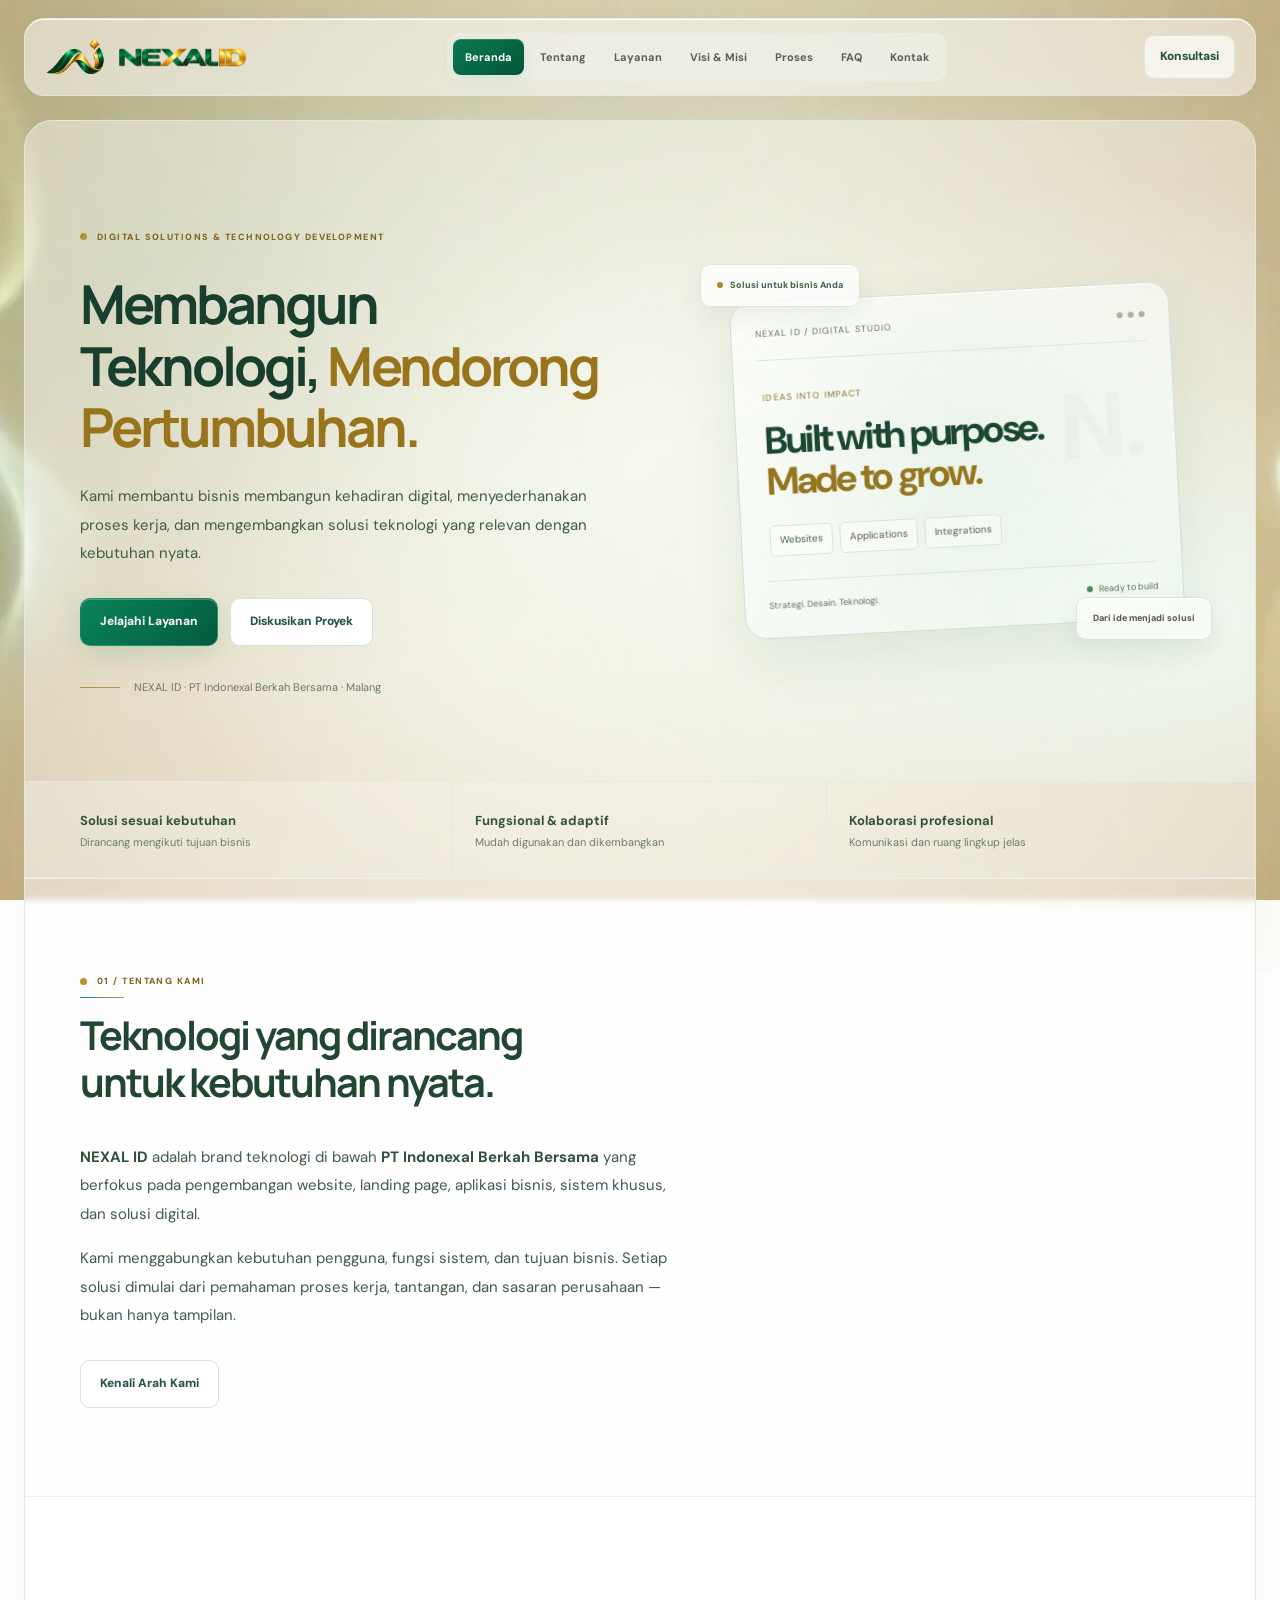
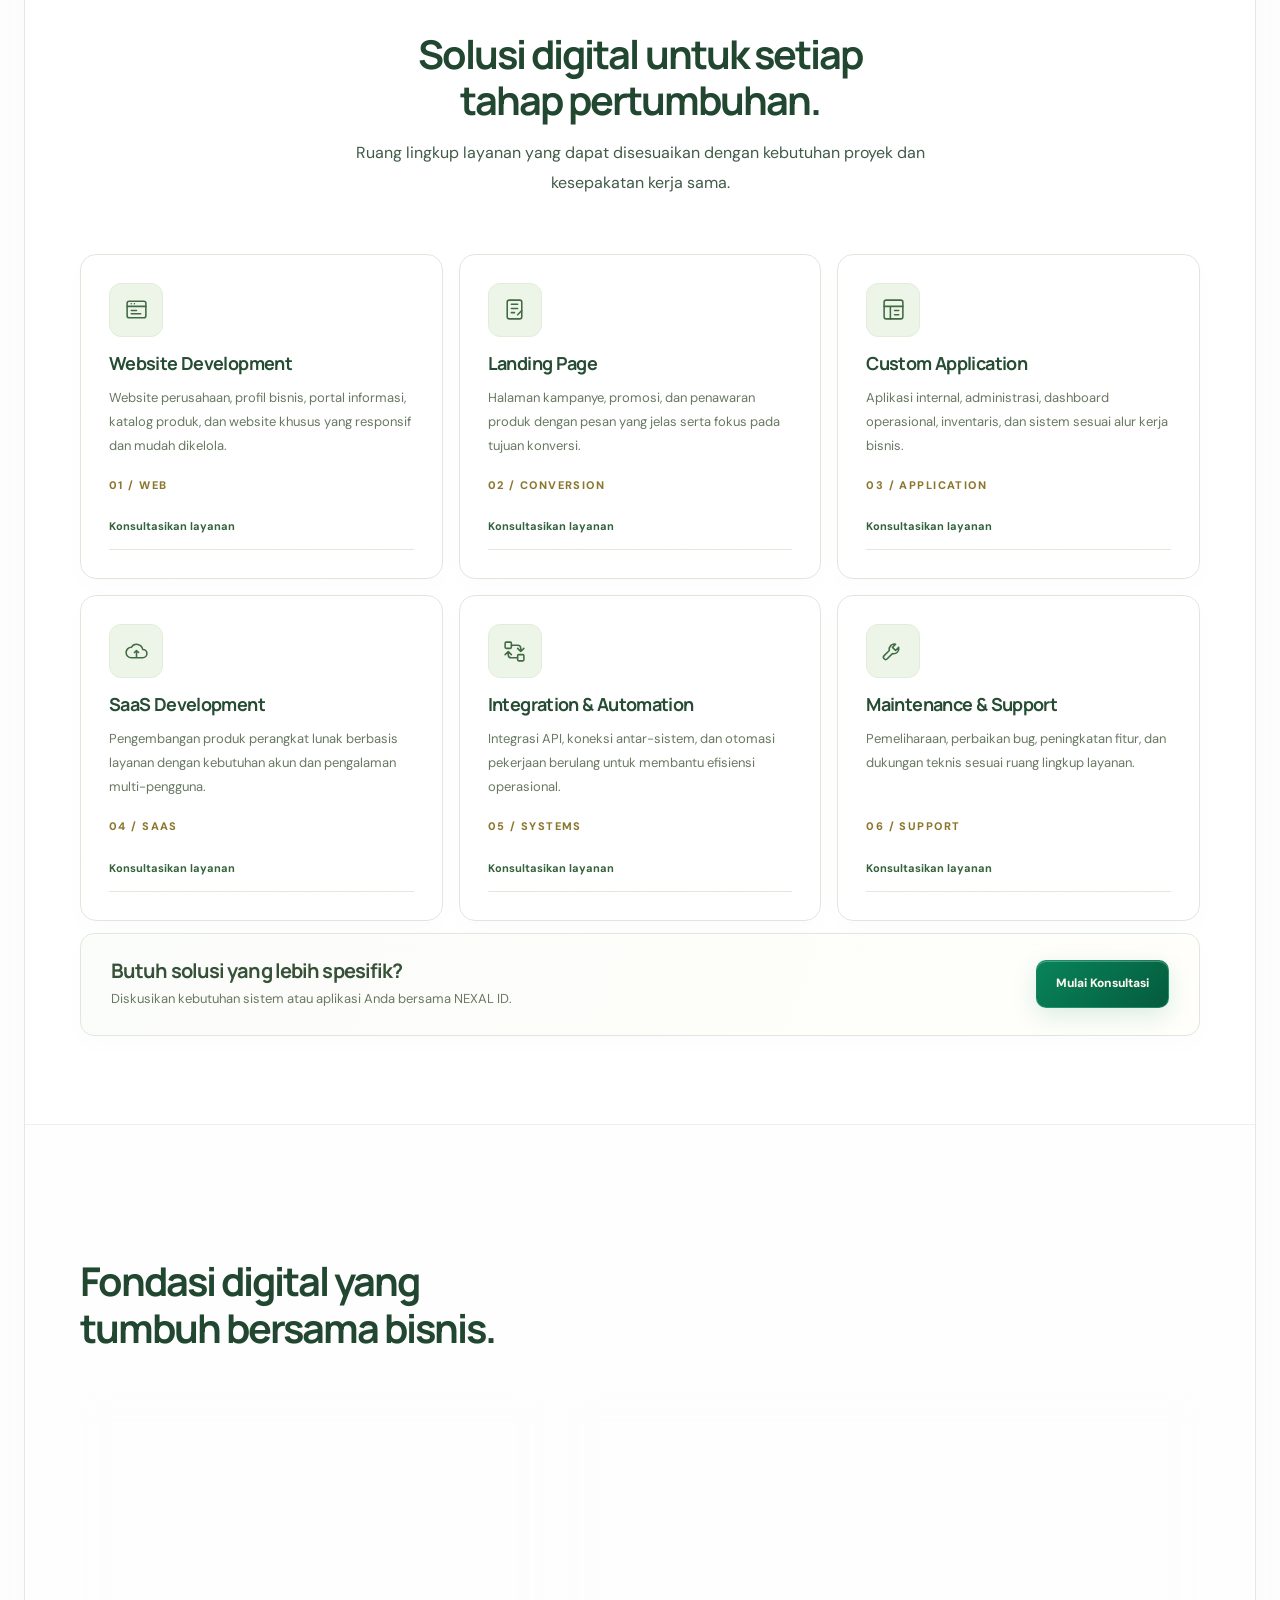
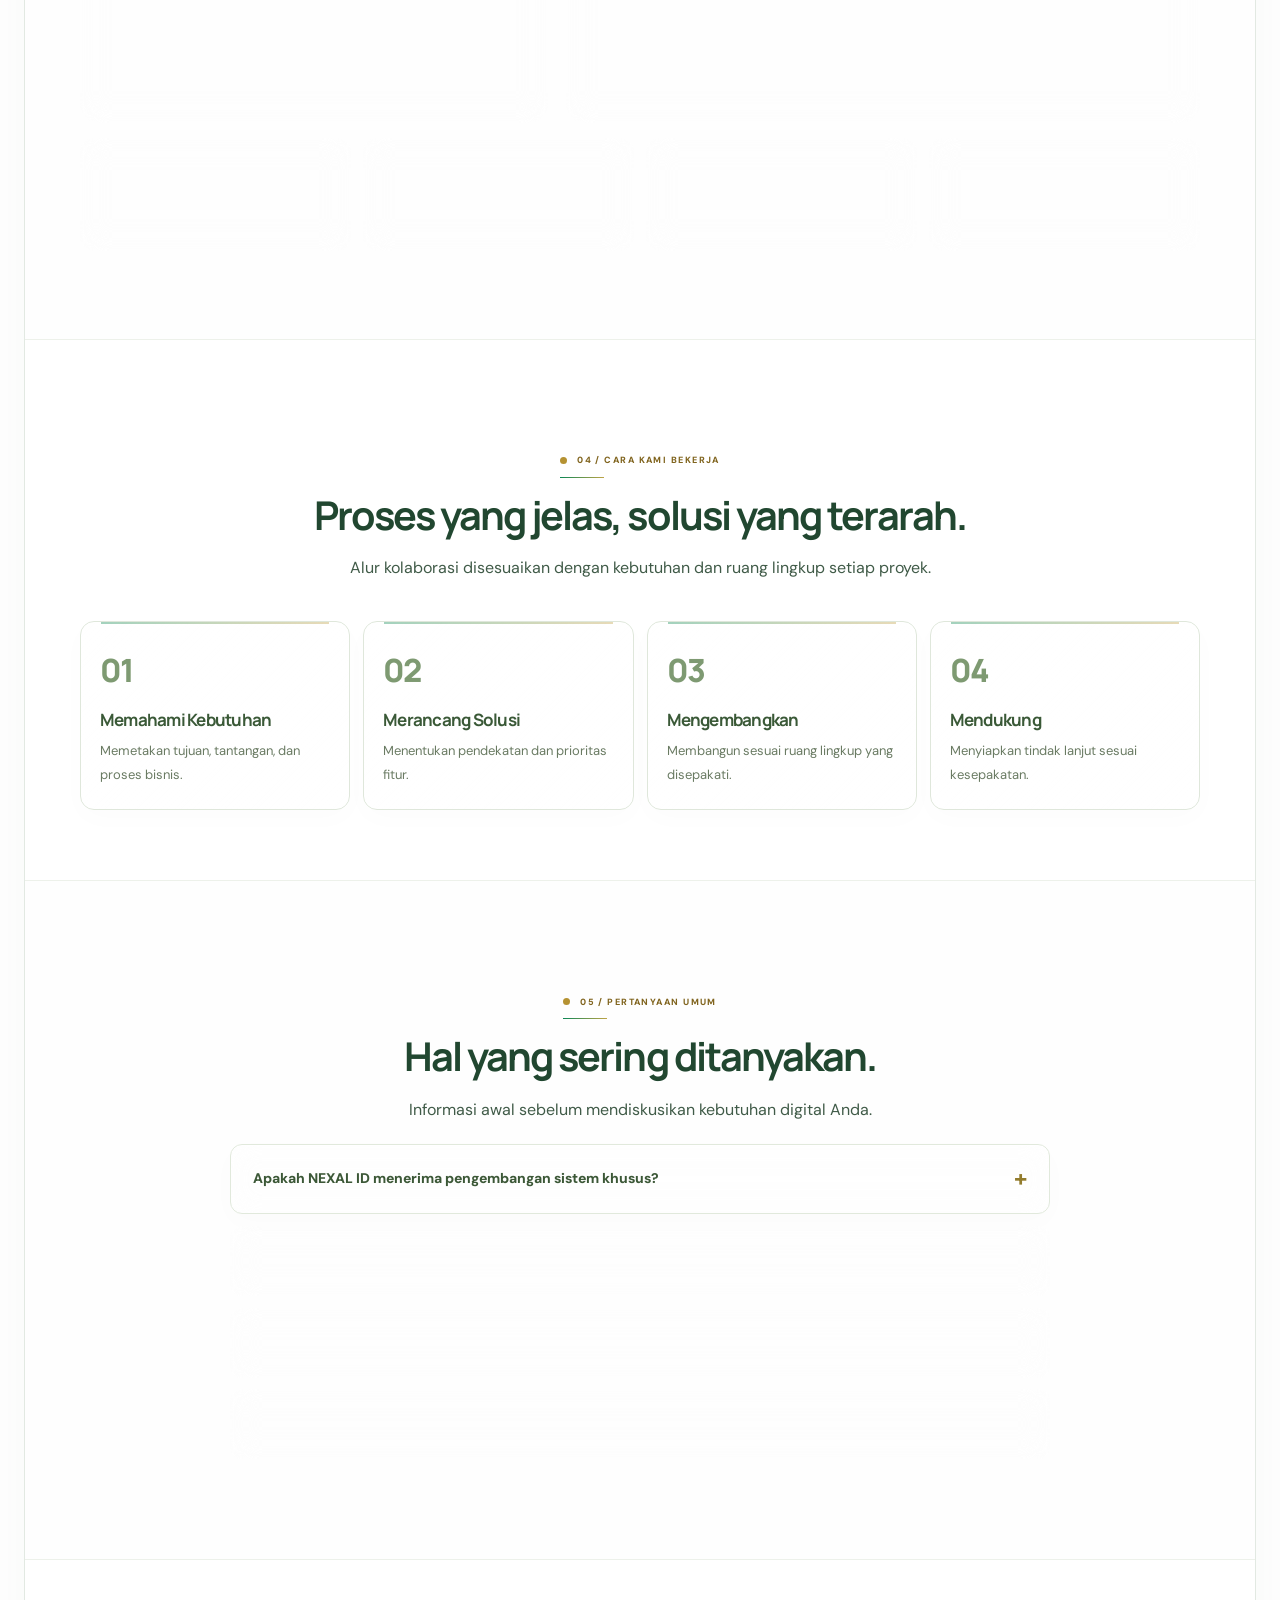
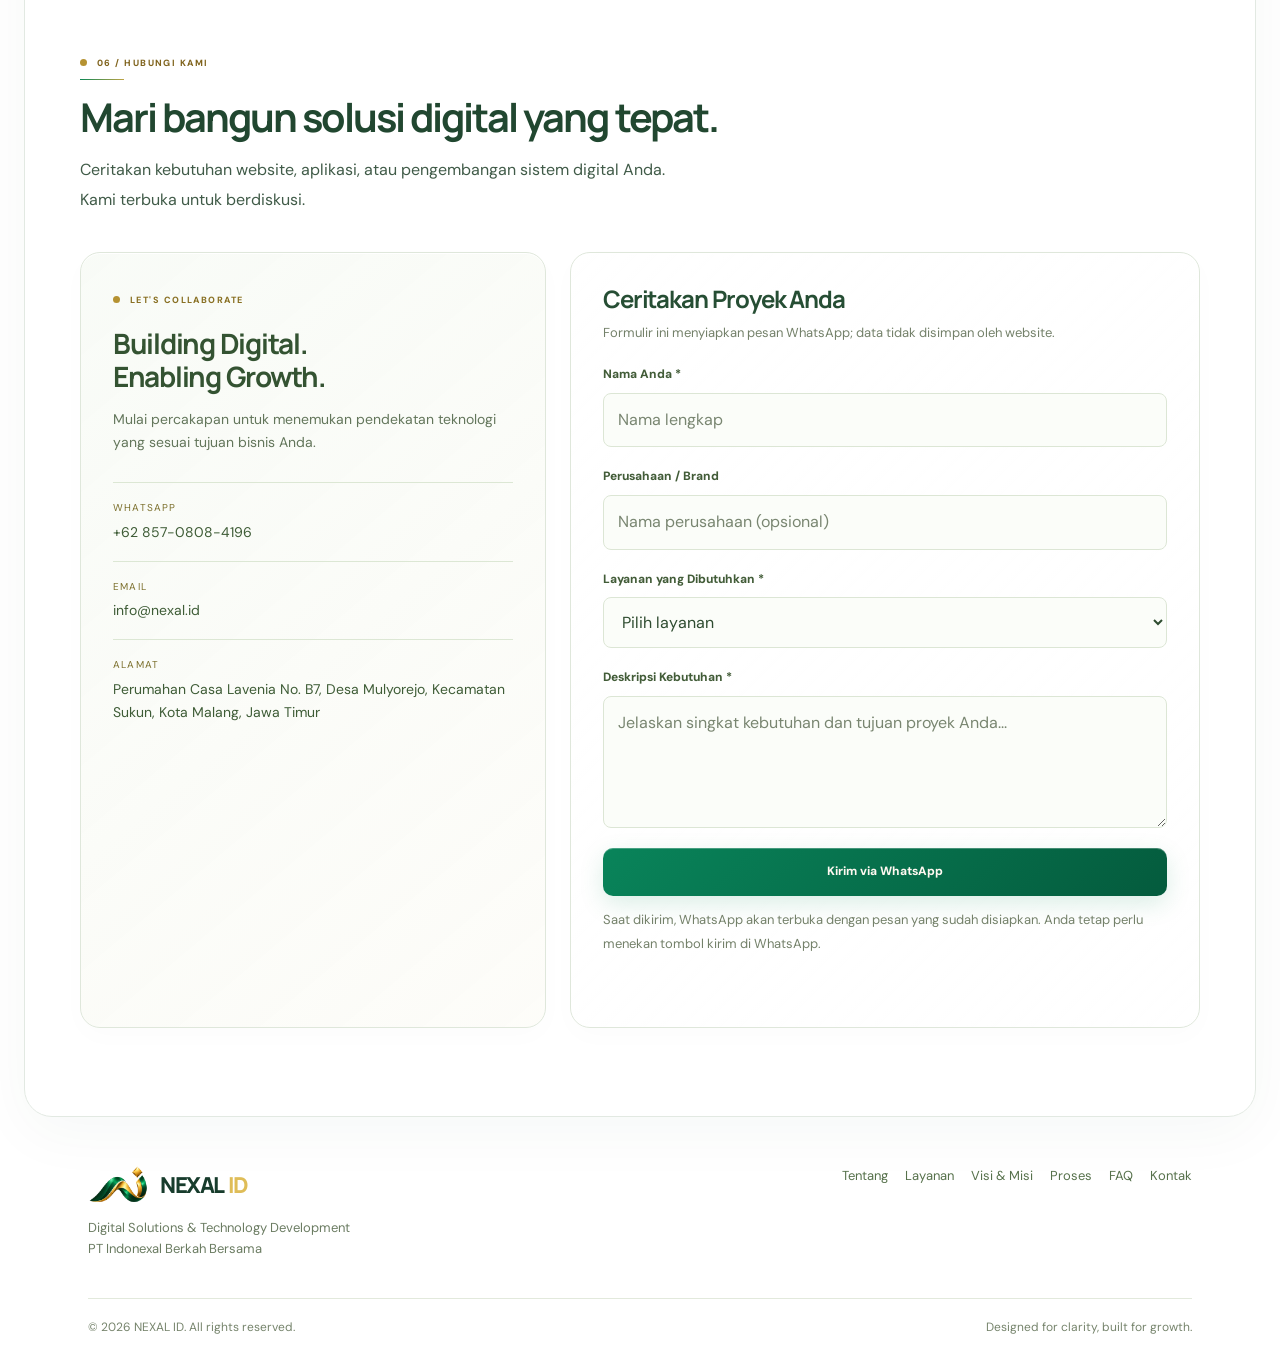
<file: index.html>
<!DOCTYPE html>

<html lang="id"><head><meta charset="utf-8"/><meta content="width=device-width,initial-scale=1" name="viewport"/><meta content="#ffffff" name="theme-color"/><meta content="NEXAL ID, brand teknologi PT Indonexal Berkah Bersama di Malang. Solusi website, landing page, aplikasi bisnis, SaaS, integrasi sistem, dan dukungan teknis." name="description"/><meta content="website" property="og:type"/><meta content="NEXAL ID — Building Digital. Enabling Growth." property="og:title"/><meta content="Solusi digital yang dirancang untuk kebutuhan nyata bisnis Anda." property="og:description"/><meta content="id_ID" property="og:locale"/><meta content="light" name="color-scheme"/><title>NEXAL ID | Digital Solutions &amp; Technology Development</title><link href="https://fonts.googleapis.com" rel="preconnect"/><link crossorigin="" href="https://fonts.gstatic.com" rel="preconnect"/><link href="https://fonts.googleapis.com/css2?family=DM+Sans:wght@400;500;600;700&amp;family=Manrope:wght@400;500;600;700;800&amp;display=swap" rel="stylesheet"/><style>
:root{--green:#075a46;--deep:#063b31;--mint:#e9f6f0;--gold:#b48a3c;--ink:#162c28;--muted:#60736d;--line:#e5ece8;--white:#fff;--shadow:0 22px 65px rgba(14,69,49,.075)}*{box-sizing:border-box}html{scroll-behavior:smooth;scroll-padding-top:95px}body{margin:0;background:#fff;color:var(--ink);font-family:'DM Sans',sans-serif;line-height:1.65;overflow-x:hidden}h1,h2,h3,h4{font-family:Manrope,sans-serif;line-height:1.18;letter-spacing:-.045em;margin:0}p{margin:0}a{color:inherit;text-decoration:none}button,input,textarea,select{font:inherit}button{cursor:pointer}::selection{background:#ccebdc;color:var(--deep)}:focus-visible{outline:3px solid #cba450;outline-offset:4px}.wrap{width:min(1160px,calc(100% - 48px));margin:auto}.progress{position:fixed;top:0;left:0;height:3px;width:0;background:linear-gradient(90deg,#0a7355,#d3aa57);z-index:100}.nav{position:sticky;top:0;z-index:50;background:rgba(255,255,255,.87);backdrop-filter:blur(22px);-webkit-backdrop-filter:blur(22px);border-bottom:1px solid rgba(9,82,58,.09)}.navin{min-height:78px;display:flex;align-items:center;justify-content:space-between;gap:20px}.brand{display:flex;align-items:center;gap:12px;font-family:Manrope;font-weight:800;letter-spacing:-.055em;font-size:24px;color:var(--deep)}.mark{display:grid;place-items:center;width:41px;height:41px;border-radius:13px;background:linear-gradient(135deg,#0c7859,#064332);color:#e5c477;font-weight:800;font-size:23px;box-shadow:inset 0 1px 2px #ffffff70,0 7px 18px #09523e24}.links{display:flex;align-items:center;gap:28px;font-size:13px;font-weight:700;color:#49635a}.links a:hover,.links a.active{color:var(--green)}.navcta,.btn{display:inline-flex;align-items:center;justify-content:center;gap:10px;border-radius:12px;padding:13px 19px;font-weight:800;font-size:13px;transition:transform .25s,box-shadow .25s,background .25s}.navcta,.btn.primary{background:linear-gradient(120deg,#075a46,#0b7558);color:white;box-shadow:inset 0 1px 0 #ffffff55,0 12px 25px #075a4622}.btn:hover,.navcta:hover{transform:translateY(-3px);box-shadow:0 16px 30px #075a462a}.btn.secondary{border:1px solid #d6e4dc;background:#fff;color:var(--green)}.menu{display:none;background:white;border:1px solid var(--line);border-radius:11px;padding:9px 13px;color:var(--green)}.hero{position:relative;min-height:650px;display:flex;align-items:center;padding:100px 0 110px;isolation:isolate;overflow:hidden}.hero:before{content:"";position:absolute;inset:0;background:radial-gradient(ellipse at 80% 34%,#e3f6ed 0%,transparent 40%),radial-gradient(ellipse at 3% 95%,#fbf4e6 0%,transparent 38%);z-index:-2}.hero .wrap{display:grid;grid-template-columns:1.06fr .94fr;align-items:center;gap:60px}.eyebrow{display:inline-flex;align-items:center;gap:10px;font-weight:800;letter-spacing:.15em;text-transform:uppercase;color:var(--gold);font-size:11px}.eyebrow:before{content:"";height:7px;width:7px;border-radius:50%;background:#c7a054}.hero h1{font-size:clamp(42px,5.4vw,76px);margin:21px 0 22px;color:#123d32}.hero h1 em{font-style:normal;background:linear-gradient(100deg,#07664e,#b28a42);-webkit-background-clip:text;background-clip:text;color:transparent}.lead{font-size:17px;color:#65756f;max-width:560px}.actions{display:flex;gap:12px;flex-wrap:wrap;margin-top:31px}.hero-foot{display:flex;align-items:center;gap:14px;margin-top:40px;color:#687b72;font-size:12px}.hero-foot:before{content:"";width:40px;height:1px;background:var(--gold)}.visual{position:relative;height:460px;display:grid;place-items:center}.halo{position:absolute;width:410px;height:410px;border-radius:50%;background:radial-gradient(circle,#dff3e9 10%,#eff9f3 58%,transparent 70%);filter:blur(2px);animation:breathe 8s ease-in-out infinite}.glass-panel{position:relative;width:min(380px,95%);aspect-ratio:1/1;border:1px solid #ffffffd9;border-radius:37px;background:linear-gradient(145deg,#ffffffda,#ffffff65);box-shadow:0 30px 90px #14523a21,inset 0 2px 3px #fff;backdrop-filter:blur(20px);display:flex;align-items:center;justify-content:center;transform:rotate(-7deg);animation:float 7s ease-in-out infinite}.glass-panel:after{content:"";position:absolute;inset:1px;border-radius:36px;background:linear-gradient(120deg,#fff9,transparent 38%,#ffffff3a 58%,transparent);pointer-events:none}.symbol{font-family:Manrope;font-size:clamp(90px,12vw,155px);font-weight:800;letter-spacing:-.12em;color:transparent;background:linear-gradient(135deg,#034e3b 8%,#16916a 39%,#d2ae63 53%,#075a46 79%);background-clip:text;-webkit-background-clip:text;text-shadow:0 18px 22px #06554013;padding-right:22px}.float-pill{position:absolute;background:#ffffffd9;border:1px solid #fff;backdrop-filter:blur(16px);box-shadow:var(--shadow);padding:14px 18px;border-radius:16px;font-size:12px;font-weight:800;color:var(--green)}.pill-a{left:-10px;top:65px}.pill-b{right:-15px;bottom:50px}.section{padding:112px 0}.soft{background:linear-gradient(180deg,#f8fbf9,#fff)}.heading{max-width:740px;margin-bottom:43px}.heading.center{text-align:center;margin-left:auto;margin-right:auto}.heading h2{font-size:clamp(30px,4vw,49px);color:#123c31;margin:14px 0 15px}.heading p{color:var(--muted);font-size:16px}.aboutgrid{display:grid;grid-template-columns:1.15fr .85fr;gap:55px;align-items:center}.aboutcopy p{color:var(--muted);margin:0 0 16px}.info-panel{border:1px solid var(--line);background:linear-gradient(135deg,#fff,#f3faf6);border-radius:25px;padding:34px;box-shadow:var(--shadow)}.info-panel h3{font-size:22px;margin-bottom:25px;color:var(--green)}.info-row{padding:14px 0;border-bottom:1px solid var(--line);display:grid;grid-template-columns:110px 1fr;gap:10px;font-size:13px}.info-row:last-child{border-bottom:0}.info-row span{color:#7b8983}.info-row strong{font-weight:700}.cards{display:grid;grid-template-columns:repeat(3,1fr);gap:18px}.card{position:relative;overflow:hidden;padding:30px;border:1px solid #e3ece6;border-radius:22px;background:linear-gradient(135deg,#fff 55%,#f8fcf9);box-shadow:0 8px 24px #063e2e07;transition:transform .35s,box-shadow .35s,border-color .35s}.card:before{content:"";position:absolute;top:-120%;left:-65%;width:55%;height:300%;transform:rotate(30deg);background:linear-gradient(90deg,transparent,#ffffffa0,transparent);transition:left .8s}.card:hover:before{left:145%}.card:hover{transform:translateY(-8px);box-shadow:0 22px 50px #0b5a3e17;border-color:#b6d9c8}.card .icon{height:54px;width:54px;display:grid;place-items:center;border-radius:15px;background:linear-gradient(145deg,#edf8f1,#fff);color:var(--green);font-size:25px;border:1px solid #d9eee2;margin-bottom:24px}.card h3{font-size:19px;color:#164b3a;margin-bottom:12px}.card p{font-size:14px;color:#708078}.card .num{display:block;margin-top:25px;color:#bc9b58;font-weight:800;font-size:11px;letter-spacing:.13em}.vision{display:grid;grid-template-columns:.85fr 1.15fr;gap:35px}.vision-lead{border-radius:26px;padding:40px;background:linear-gradient(135deg,#0a664d,#063d32);color:#fff;position:relative;overflow:hidden;box-shadow:0 25px 50px #06433226}.vision-lead:after{content:"";position:absolute;width:240px;height:240px;border:1px solid #ffffff25;border-radius:50%;right:-100px;bottom:-130px;box-shadow:0 0 0 35px #ffffff0a,0 0 0 70px #ffffff09}.vision-lead h3{font-size:32px;margin:18px 0}.vision-lead p{color:#d2e9dc}.mission{padding:34px;background:#fff;border:1px solid var(--line);border-radius:25px}.mission h3{font-size:24px;margin-bottom:20px;color:var(--green)}.mission ul{list-style:none;padding:0;margin:0}.mission li{padding:11px 0;display:flex;gap:15px;color:#536b60;font-size:14px}.mission li b{color:var(--gold)}.values{display:grid;grid-template-columns:repeat(4,1fr);gap:15px;margin-top:24px}.value{padding:24px;border:1px solid var(--line);border-radius:18px;background:#fff}.value h4{font-size:15px;color:var(--green);margin-bottom:9px}.value p{font-size:12px;color:var(--muted)}.steps{display:grid;grid-template-columns:repeat(4,1fr);gap:18px;counter-reset:steps}.step{padding:27px 24px;border:1px solid var(--line);border-radius:21px;background:#fff}.step .stepnum{font-size:37px;font-family:Manrope;font-weight:800;letter-spacing:-.06em;color:#b6d5c5}.step h3{font-size:17px;margin:14px 0 9px;color:var(--green)}.step p{font-size:13px;color:var(--muted)}.faq{max-width:820px;margin:auto}.faq details{background:#fff;border:1px solid var(--line);border-radius:15px;margin-bottom:12px;padding:0 22px}.faq summary{padding:20px 0;cursor:pointer;font-weight:800;color:#245442;display:flex;justify-content:space-between;gap:20px;list-style:none}.faq summary::-webkit-details-marker{display:none}.faq summary:after{content:'+';font-size:23px;color:var(--gold);line-height:1}.faq details[open] summary:after{content:'−'}.faq details p{padding:0 0 20px;font-size:14px;color:var(--muted)}.contactgrid{display:grid;grid-template-columns:.85fr 1.15fr;gap:32px}.contactbox{border-radius:24px;background:linear-gradient(135deg,#0a654c,#063d32);color:white;padding:38px}.contactbox h3{font-size:28px;margin:15px 0}.contactbox p{color:#d0e8dc;font-size:14px;margin-bottom:28px}.contactline{display:block;border-top:1px solid #ffffff30;padding:17px 0;font-size:14px;overflow-wrap:anywhere}.contactline small{display:block;color:#a8d5bd;text-transform:uppercase;font-size:10px;letter-spacing:.12em;margin-bottom:4px}.formbox{padding:34px;border:1px solid var(--line);border-radius:24px;box-shadow:var(--shadow);background:#fff}.formbox h3{font-size:24px;color:var(--green);margin-bottom:8px}.formbox>p{font-size:13px;color:var(--muted);margin-bottom:22px}.field{display:flex;flex-direction:column;gap:7px;margin-bottom:15px}.field label{font-weight:800;font-size:12px;color:#395c4d}.field input,.field select,.field textarea{width:100%;border:1px solid #dce7e0;border-radius:11px;padding:12px 14px;background:#fbfdfb;color:var(--ink);outline:none;transition:border .2s,box-shadow .2s}.field input:focus,.field select:focus,.field textarea:focus{border-color:#48a67b;box-shadow:0 0 0 3px #bce8cf66}.field textarea{min-height:115px;resize:vertical}.formnote{font-size:11px;color:var(--muted);margin-top:12px}.footer{background:#f5faf7;border-top:1px solid var(--line);padding:44px 0 26px}.footergrid{display:flex;justify-content:space-between;gap:30px;align-items:start}.footer p{font-size:13px;color:var(--muted);margin-top:12px}.footlinks{display:flex;flex-wrap:wrap;gap:17px;font-size:13px;color:#507365}.copyright{margin-top:38px;border-top:1px solid #dce9e1;padding-top:19px;color:#7a8b80;font-size:12px;display:flex;justify-content:space-between;gap:15px}.backtop{position:fixed;bottom:22px;right:22px;z-index:30;background:linear-gradient(135deg,#0b7455,#064735);color:white;border:0;border-radius:14px;width:47px;height:47px;box-shadow:0 12px 28px #075a463b;opacity:0;pointer-events:none;transform:translateY(10px);transition:.25s}.backtop.show{opacity:1;pointer-events:auto;transform:translateY(0)}.reveal{opacity:0;transform:translateY(32px);transition:opacity .85s ease,transform .85s cubic-bezier(.2,.75,.2,1)}.reveal.visible{opacity:1;transform:none}@keyframes float{0%,100%{transform:rotate(-7deg) translateY(0)}50%{transform:rotate(-5deg) translateY(-16px)}}@keyframes breathe{0%,100%{transform:scale(1)}50%{transform:scale(1.09)}}@media(max-width:900px){.hero .wrap,.aboutgrid,.vision,.contactgrid{grid-template-columns:1fr}.hero{padding:70px 0}.visual{height:350px}.glass-panel{width:300px}.halo{width:330px;height:330px}.cards{grid-template-columns:repeat(2,1fr)}.values,.steps{grid-template-columns:repeat(2,1fr)}.links{gap:14px}.links a{font-size:12px}}@media(max-width:650px){.wrap{width:min(100% - 34px,1160px)}.navin{min-height:68px}.menu{display:block}.navcta{display:none}.links{display:none;position:absolute;left:16px;right:16px;top:72px;padding:22px;background:#fff;border:1px solid var(--line);border-radius:18px;box-shadow:var(--shadow);flex-direction:column;align-items:stretch;gap:18px}.links.open{display:flex}.links a{font-size:14px}.hero{padding:65px 0 75px}.hero h1{font-size:43px}.lead{font-size:15px}.visual{height:285px}.glass-panel{width:245px;border-radius:28px}.symbol{font-size:100px}.halo{width:280px;height:280px}.float-pill{font-size:10px;padding:10px}.pill-a{left:0;top:35px}.pill-b{right:0;bottom:25px}.section{padding:77px 0}.cards,.values,.steps{grid-template-columns:1fr}.heading h2{font-size:32px}.info-panel,.contactbox,.formbox,.vision-lead,.mission{padding:26px}.info-row{grid-template-columns:90px 1fr}.footergrid,.copyright{flex-direction:column}.footlinks{gap:14px}}@media(prefers-reduced-motion:reduce){*,*:before,*:after{animation:none!important;transition:none!important;scroll-behavior:auto!important}.reveal{opacity:1;transform:none}}

/* v3: denser, responsive, polished */
:root{--shadow:0 14px 38px rgba(14,69,49,.07)}
.wrap{width:min(1240px,calc(100% - 64px))}
.hero{min-height:unset;padding:78px 0 82px}.hero .wrap{gap:38px;grid-template-columns:minmax(0,1.15fr) minmax(0,.85fr)}
.visual{height:380px}.glass-panel{width:min(325px,88%);border-radius:32px}.halo{width:350px;height:350px}
.section{padding:78px 0}.heading{margin-bottom:30px}.heading h2{font-size:clamp(29px,3.5vw,45px)}
.aboutgrid{gap:35px}.info-panel{padding:27px}.cards{gap:14px}.card{padding:24px}.card .icon{margin-bottom:16px}.card .num{margin-top:18px}
.vision{gap:18px}.vision-lead,.mission{padding:29px}.values{gap:12px;margin-top:15px}.value{padding:20px}.steps{gap:13px}.step{padding:22px 19px}
.contactgrid{gap:20px}.contactbox,.formbox{padding:29px}.footer{padding:35px 0 22px}
.service-link{display:inline-flex;align-items:center;gap:7px;margin-top:17px;color:var(--green);font-size:12px;font-weight:800;border-bottom:1px solid #b7d4c5;padding-bottom:3px}
.service-link:hover{color:#b48a3c}.card{display:flex;flex-direction:column}.card p{flex:1}
.quick-strip{border-block:1px solid #e5eee8;background:linear-gradient(110deg,#f7fcf9,#fff 55%,#fffaf1)}
.quick-grid{display:grid;grid-template-columns:repeat(3,minmax(0,1fr));gap:0}
.quick-item{display:flex;gap:12px;align-items:center;padding:19px 24px;border-right:1px solid #e1eae4}
.quick-item:first-child{padding-left:0}.quick-item:last-child{border-right:0}.quick-item b{font-size:13px;color:#155b45}.quick-item small{display:block;color:#75847c;font-size:11px}.quick-icon{font-size:23px;color:var(--gold)}
.cta-band{margin-top:30px;padding:25px 30px;border:1px solid #d9e9df;border-radius:20px;background:linear-gradient(110deg,#f2faf5,#fff 65%,#fbf5e8);display:flex;align-items:center;justify-content:space-between;gap:20px}
.cta-band h3{font-size:20px;color:#12513d;margin-bottom:6px}.cta-band p{font-size:13px;color:var(--muted)}
.form-status{font-size:12px;line-height:1.5;color:#075a46;margin-top:10px;min-height:1.5em}
.skip-link{position:fixed;left:12px;top:-100px;z-index:120;background:#fff;padding:12px 18px;border:2px solid #075a46;border-radius:8px}.skip-link:focus{top:12px}
@media(min-width:1500px){.wrap{width:min(1300px,calc(100% - 96px))}.hero{padding:92px 0}.section{padding:92px 0}.visual{height:420px}}
@media(min-width:701px) and (max-width:1100px){.wrap{width:calc(100% - 48px)}.navin{gap:12px}.brand{font-size:21px}.links{gap:12px}.links a{font-size:11px}.navcta{font-size:11px;padding:11px 13px}.hero .wrap{gap:22px}.hero h1{font-size:clamp(40px,5.2vw,60px)}.visual{height:320px}.glass-panel{width:260px}.halo{width:290px;height:290px}.aboutgrid{gap:22px}.vision{grid-template-columns:1fr 1.2fr}.values{grid-template-columns:repeat(2,1fr)}.contactgrid{grid-template-columns:1fr 1.1fr}.card{padding:21px}.cards{grid-template-columns:repeat(2,1fr)}.steps{grid-template-columns:repeat(2,1fr)}}
@media(max-width:700px){.wrap{width:calc(100% - 36px)}.navin{min-height:66px}.menu{display:block}.navcta{display:none}.links{display:none;position:absolute;top:67px;left:12px;right:12px;padding:16px;background:rgba(255,255,255,.98);border:1px solid var(--line);border-radius:16px;box-shadow:0 15px 45px #0c49321f;flex-direction:column;align-items:stretch;gap:0}.links.open{display:flex}.links a{font-size:14px;padding:11px 10px;border-bottom:1px solid #eff4f0}.links a:last-child{border:0}
.hero{padding:45px 0 42px}.hero .wrap,.aboutgrid,.vision,.contactgrid{grid-template-columns:1fr;gap:23px}.hero h1{font-size:clamp(35px,9vw,53px);margin:14px 0}.lead{font-size:15px}.actions{margin-top:23px}.hero-foot{margin-top:23px}.visual{height:230px}.glass-panel{width:200px;border-radius:25px}.symbol{font-size:83px}.halo{width:235px;height:235px}.float-pill{font-size:10px;padding:8px 11px}.pill-a{left:4%;top:15px}.pill-b{right:3%;bottom:10px}
.section{padding:54px 0}.heading{margin-bottom:24px}.heading h2{font-size:clamp(28px,7vw,36px)}.heading p{font-size:14px}.cards,.values,.steps{grid-template-columns:1fr;gap:12px}.card{padding:22px}.card .icon{margin-bottom:12px}.vision-lead,.mission,.contactbox,.formbox,.info-panel{padding:23px}.vision-lead h3{font-size:27px}.info-row{grid-template-columns:88px minmax(0,1fr)}.quick-grid{grid-template-columns:1fr}.quick-item{border-right:0;border-bottom:1px solid #e1eae4;padding:13px 0}.quick-item:last-child{border-bottom:0}.cta-band{padding:20px;flex-direction:column;align-items:stretch}.cta-band .btn{width:100%}.footergrid,.copyright{flex-direction:column}.footergrid{gap:18px}.copyright{gap:6px;margin-top:22px}.footlinks{gap:12px}.backtop{bottom:16px;right:16px}}
@media(min-width:701px) and (max-width:900px){.hero .wrap{grid-template-columns:1.1fr .9fr}.aboutgrid{grid-template-columns:1fr 1fr}.visual{height:300px}.glass-panel{width:235px}.halo{width:270px;height:270px}}
@media(prefers-reduced-motion:reduce){.reveal{opacity:1!important;transform:none!important}}

.reveal,.reveal.visible{opacity:1;transform:none}
.hero .wrap > *{min-width:0}
@media(min-width:701px) and (max-width:1100px){.hero{min-height:0;padding:55px 0}.hero .wrap{align-items:center}.visual{max-height:310px}.section{padding:62px 0}}
@media(prefers-reduced-motion:no-preference){.hero .glass-panel{animation:float 7s ease-in-out infinite}}

</style><script type="application/ld+json">{"@context":"https://schema.org","@type":"Organization","name":"NEXAL ID","legalName":"PT Indonexal Berkah Bersama","email":"info@nexal.id","telephone":"+62 857-0808-4196","address":{"@type":"PostalAddress","streetAddress":"Perumahan Casa Lavenia No. B7, Desa Mulyorejo, Kecamatan Sukun","addressLocality":"Malang","addressRegion":"Jawa Timur","addressCountry":"ID"},"description":"Pengembangan teknologi informasi dan solusi digital"}</script><style>
/* v4 accessibility and responsive audit */
html{scroll-padding-top:90px}body{overflow-x:clip}main section{scroll-margin-top:90px}
:focus-visible{outline:3px solid #b89248;outline-offset:4px}
[hidden]{display:none!important}#whatsappFallback:not([hidden]){display:inline-flex;margin-top:8px;color:#075a46;font-weight:700;text-decoration:underline;text-underline-offset:3px}
@media(max-width:1000px){.navin{position:relative}.menu{display:block}.navcta{display:none}.links{display:none;position:absolute;top:calc(100% + 4px);left:0;right:0;padding:14px;background:rgba(255,255,255,.98);border:1px solid var(--line);border-radius:16px;box-shadow:0 15px 45px #0c49321f;flex-direction:column;align-items:stretch;gap:0;z-index:30;max-height:min(72vh,530px);overflow-y:auto}.links.open{display:flex}.links a{font-size:14px;padding:12px 10px;border-bottom:1px solid #eff4f0}.links a:last-child{border:0}}
@media(min-width:701px) and (max-width:1000px){.hero .wrap{grid-template-columns:minmax(0,1.1fr) minmax(0,.9fr)}.hero h1{font-size:clamp(36px,4.7vw,54px)}.visual{height:300px}.glass-panel{width:min(240px,90%)}.halo{width:270px;height:270px}}
@media(max-width:700px){.hero .wrap{grid-template-columns:1fr}.actions{display:flex;flex-wrap:wrap}.actions .btn{max-width:100%}.hero-foot{flex-wrap:wrap}.quick-item{min-width:0}.contactgrid>*{min-width:0}.info-row>*{overflow-wrap:anywhere}}
@media(max-width:380px){.wrap{width:calc(100% - 28px)}.hero h1{font-size:clamp(31px,9vw,38px)}.btn{font-size:12px;padding:12px 15px}.visual{height:205px}.glass-panel{width:175px}.float-pill{font-size:9px}.info-row{grid-template-columns:1fr;gap:4px}}
@media(prefers-reduced-motion:reduce){html{scroll-behavior:auto!important}.reveal{opacity:1!important;transform:none!important}}

/* Refined visual system: readable fallbacks, calmer spacing, purposeful motion. */
:root{--ink:#193c32;--muted:#65776f;--line:#e0e9e3;--shadow:0 16px 48px rgba(13,65,45,.06)}
body{font-family:'DM Sans',Arial,sans-serif;background:#fffefa;-webkit-font-smoothing:antialiased}
h1,h2,h3,h4,.brand,.symbol,.step .stepnum{font-family:Manrope,'DM Sans',Arial,sans-serif}
a,button{touch-action:manipulation}button,a,input,select,textarea{-webkit-tap-highlight-color:transparent}
.wrap{width:min(1160px,calc(100% - 64px))}.nav{background:rgba(255,254,250,.93)}.navin{min-height:84px}.brand{font-size:23px;letter-spacing:-.065em}.mark{width:38px;height:38px;border-radius:12px;font-size:21px}.links{gap:24px}.links a{position:relative;transition:color .2s}.links a:after{content:'';position:absolute;bottom:-9px;left:0;width:0;height:2px;background:var(--gold);transition:width .25s}.links a.active:after{width:20px}
.navcta,.btn{border-radius:9px;min-height:48px;transition:transform .25s,box-shadow .25s,background .25s}.btn:hover,.navcta:hover{transform:translateY(-2px)}.btn:active,.navcta:active{transform:translateY(0)}
.hero{min-height:700px;padding:88px 0 74px;background:#f5f8f2}.hero:before{background:radial-gradient(ellipse at 85% 30%,#e0eddf 0%,transparent 50%),radial-gradient(ellipse at 0% 100%,#f5eddd,transparent 55%)}.hero .wrap{grid-template-columns:1.12fr 1fr;gap:64px}.hero h1{font-size:clamp(42px,4.3vw,62px);line-height:1.12;letter-spacing:-.06em;margin:24px 0;max-width:650px;text-wrap:balance}.hero h1 em{background:none;color:#37725a}.eyebrow{font-size:10px;letter-spacing:.16em;line-height:1.8}.lead{font-size:16px;line-height:1.85;max-width:510px}.hero-foot{margin-top:32px;font-size:11px}.actions{gap:12px;margin-top:28px}
.visual{height:430px}.halo{width:390px;height:390px;background:radial-gradient(circle,#cbdccc,transparent 70%)}.studio{position:relative;width:100%;max-width:440px;background:#103f33;color:#eff8ee;border:1px solid #ffffff70;border-radius:20px;padding:22px;box-shadow:0 30px 60px #15433226;transform:rotate(-3deg);animation:studioFloat 8s ease-in-out infinite}.studio-top{display:flex;justify-content:space-between;align-items:center;border-bottom:1px solid #ffffff20;padding-bottom:18px;font-size:10px;letter-spacing:.12em;color:#b6ccbd}.studio-dots{display:flex;gap:5px}.studio-dots i{width:6px;height:6px;border-radius:50%;background:#719984}.studio-main{padding:30px 4px 24px}.studio-label{font-size:10px;color:#d9bc7b;letter-spacing:.14em}.studio-title{font-size:41px;line-height:1.1;letter-spacing:-.06em;font-weight:700;margin:15px 0 22px}.studio-title span{color:#a5c5ac}.studio-tags{display:flex;gap:7px;flex-wrap:wrap}.studio-tags span{border:1px solid #ffffff26;border-radius:5px;padding:6px 9px;font-size:10px;color:#d0e0d3}.studio-bottom{border-top:1px solid #ffffff20;padding-top:17px;display:flex;justify-content:space-between;align-items:center;font-size:10px;color:#b6ccbd}.studio-status{display:flex;align-items:center;gap:6px}.studio-status:before{content:'';width:6px;height:6px;border-radius:50%;background:#b8cf8e}.studio-monogram{position:absolute;right:28px;top:95px;font-size:92px;font-weight:800;color:#ffffff05;line-height:1;pointer-events:none}.float-pill{font-size:10px;border-radius:10px;padding:13px 16px;z-index:2;backdrop-filter:blur(12px)}.pill-a{left:-25px;top:18px}.pill-b{right:-12px;bottom:20px}.pill-dot{display:inline-block;width:6px;height:6px;background:#9a7a39;border-radius:50%;margin-right:7px}
.quick-strip{background:#fffefa}.quick-item{padding-top:26px;padding-bottom:26px}.section{padding:96px 0}.soft{background:#f4f7f2}.heading{margin-bottom:38px}.heading h2{font-size:clamp(30px,3.3vw,44px);line-height:1.17;text-wrap:balance;letter-spacing:-.05em}.heading p{line-height:1.85;max-width:600px}.heading.center p{margin:auto}.aboutgrid{gap:72px}.aboutcopy p{font-size:15px;line-height:1.9}.info-panel{border-radius:16px;padding:30px;background:#fffefa}.info-row{padding:17px 0}.cards{gap:20px}.card{padding:30px;border-radius:14px;background:#fffefa;box-shadow:none;transition:transform .3s,box-shadow .3s,border-color .3s}.card:hover{transform:translateY(-5px);box-shadow:0 16px 38px #0b5a3e0c}.card:before{display:none}.card .icon{border-radius:12px;background:#edf3e9;border:0;font-family:Arial,sans-serif}.card h3{font-size:19px;letter-spacing:-.035em}.card p{line-height:1.85}.service-link{display:inline-flex;align-items:center;min-height:44px;margin-top:12px;font-size:12px;color:#075a46;font-weight:700}.cta-band{border-radius:14px}.vision-lead,.mission{border-radius:16px}.vision-lead{padding:36px}.value,.step{border-radius:12px;box-shadow:none}.value p,.step p{line-height:1.85}.step .stepnum{font-size:32px;color:#7b9c84}.faq details{border-radius:12px;transition:border-color .2s,background .2s}.faq details[open]{border-color:#adc7b4;background:#fcfdf9}.faq summary{font-size:14px;line-height:1.7;padding:22px 0}.faq details p{line-height:1.9}.contactgrid{gap:24px}.contactbox,.formbox{border-radius:16px;padding:32px}.field{gap:8px;margin-bottom:20px}.field label{font-size:12px}.field input,.field select,.field textarea{border-radius:8px;padding:13px 14px;background:#fbfcf8;min-height:48px}.field input:hover,.field select:hover,.field textarea:hover{border-color:#adc7b4}.field textarea{min-height:132px}.formnote{line-height:1.8}.form-status:not(:empty){padding:12px 14px;border:1px solid #c5dccb;border-radius:8px;background:#eff7ee;font-size:12px;color:#194a37;margin-top:14px}.footer{background:#edf3eb;padding-top:48px}.backtop{border-radius:10px;width:44px;height:44px}.reveal{transform:translateY(18px);transition:opacity .65s ease,transform .65s ease}
@keyframes studioFloat{0%,100%{transform:translateY(0) rotate(-3deg)}50%{transform:translateY(-9px) rotate(-2deg)}}
@media(max-width:1000px){.hero .wrap{gap:36px;grid-template-columns:1.1fr 1fr}.hero h1{font-size:46px}.links a:after{display:none}.studio-title{font-size:34px}.studio{padding:18px}.visual{height:380px}.pill-a{left:-12px}.section{padding:76px 0}.aboutgrid{gap:36px}.navin{min-height:74px}}
@media(max-width:700px){.wrap{width:calc(100% - 40px)}.hero{padding:54px 0 38px;min-height:auto}.hero .wrap{grid-template-columns:1fr;gap:26px}.hero h1{font-size:clamp(38px,9vw,52px);max-width:540px}.hero .eyebrow{font-size:9px;letter-spacing:.12em}.lead{font-size:15px}.hero-foot{font-size:10px;margin-top:25px}.visual{height:360px;max-width:420px;width:100%;margin:0 auto}.studio{width:calc(100% - 30px);padding:20px;max-width:360px}.studio-title{font-size:36px}.studio-main{padding:22px 4px}.pill-a{top:8px;left:0}.pill-b{bottom:8px;right:0}.halo{width:300px;height:300px}.section{padding:64px 0}.heading h2{font-size:33px}.heading p{font-size:14px}.heading{margin-bottom:30px}.cards{gap:14px}.card{padding:26px}.aboutgrid{gap:28px}.info-panel,.mission,.vision-lead{padding:26px}.contactbox,.formbox{padding:25px}.contactgrid{gap:18px}.quick-item{padding-top:18px;padding-bottom:18px}.footergrid{gap:24px}.copyright{line-height:1.8}.formbox h3{font-size:23px}.faq summary{font-size:13px}.navin{min-height:70px}.brand{font-size:21px}.backtop{bottom:16px;right:16px}}
@media(max-width:380px){.wrap{width:calc(100% - 32px)}.hero h1{font-size:36px}.actions{flex-direction:column;align-items:stretch}.actions .btn{width:100%}.studio-title{font-size:30px}.studio-tags span{font-size:9px;padding:5px 7px}.visual{height:340px}.studio-bottom{font-size:9px}.heading h2{font-size:29px}}
@media(prefers-reduced-motion:reduce){*,*:before,*:after{animation:none!important;transition:none!important}.studio{transform:rotate(-3deg)}}
</style><link rel="stylesheet" href="glass.css"/><link rel="stylesheet" href="assets.css"/><link rel="stylesheet" href="light.css"/><link rel="stylesheet" href="motion.css"/><link rel="stylesheet" href="loader.css"/><link rel="icon" type="image/png" href="assets/logo.png"/></head><body><div class="video-background" hidden aria-hidden="true"><video id="background-video" data-src="assets/video/background-loop.mp4" data-mobile-src="assets/video/background-loop-mobile.mp4" poster="assets/video/poster.webp" muted playsinline loop preload="none" tabindex="-1" disablepictureinpicture></video></div><div class="page-loader" id="page-loader" hidden><video class="intro-video" id="intro-video" data-src="assets/video/brand-intro.mp4" data-mobile-src="assets/video/brand-intro-mobile.mp4" poster="assets/video/intro-poster.webp" muted playsinline preload="none" aria-hidden="true" tabindex="-1" disablepictureinpicture></video><span class="loader-status" role="status">Animasi logo NEXAL ID</span><button class="intro-skip" type="button">Lewati intro</button></div><script src="loader.js"></script><a class="skip-link" href="#home">Lewati ke konten</a><div aria-hidden="true" class="progress" id="progress"></div><header class="nav"><div class="wrap navin"><a aria-label="NEXAL ID beranda" class="brand" href="#home"><span class="mark"><img src="assets/logo.png" alt="" width="60" height="40"/></span><img class="brand-wordmark" src="assets/wordmark.webp" alt="NEXALID" width="132" height="26"/></a><nav aria-label="Navigasi utama" class="links" id="navlinks"><a data-nav="true" href="#home">Beranda</a><a data-nav="true" href="#tentang">Tentang</a><a data-nav="true" href="#layanan">Layanan</a><a data-nav="true" href="#visi">Visi &amp; Misi</a><a data-nav="true" href="#proses">Proses</a><a data-nav="true" href="#faq">FAQ</a><a data-nav="true" href="#kontak">Kontak</a></nav><a class="navcta" href="https://wa.me/6285708084196?text=Halo%20NEXAL%20ID%2C%20saya%20ingin%20konsultasi%20solusi%20digital." rel="noopener noreferrer" target="_blank">Konsultasi</a><button aria-controls="navlinks" aria-expanded="false" aria-label="Buka menu navigasi" class="menu" id="menu" type="button"><svg width="20" height="20" viewBox="0 0 24 24" fill="none" stroke="currentColor" stroke-width="1.5" stroke-linecap="round" aria-hidden="true"><path d="M5 6h14M5 12h14M5 18h14"/></svg></button></div></header><main><section class="hero" id="home"><div class="wrap"><div class="reveal"><span class="eyebrow">Digital Solutions &amp; Technology Development</span><h1>Membangun Teknologi, <em>Mendorong Pertumbuhan.</em></h1><p class="lead">Kami membantu bisnis membangun kehadiran digital, menyederhanakan proses kerja, dan mengembangkan solusi teknologi yang relevan dengan kebutuhan nyata.</p><div class="actions"><a class="btn primary" href="#layanan">Jelajahi Layanan </a><a class="btn secondary" href="#kontak">Diskusikan Proyek</a></div><div class="hero-foot">NEXAL ID · PT Indonexal Berkah Bersama · Malang</div></div><div aria-label="Ilustrasi studio pengembangan digital NEXAL ID" class="visual"><div class="halo"></div><div class="studio" aria-hidden="true"><div class="studio-top"><span>NEXAL ID / DIGITAL STUDIO</span><span class="studio-dots"><i></i><i></i><i></i></span></div><div class="studio-main"><div class="studio-label">IDEAS INTO IMPACT</div><div class="studio-title">Built with purpose.<br/><span>Made to grow.</span></div><div class="studio-tags"><span>Websites</span><span>Applications</span><span>Integrations</span></div></div><span class="studio-monogram">N.</span><div class="studio-bottom"><span>Strategi. Desain. Teknologi.</span><span class="studio-status">Ready to build</span></div></div><div class="float-pill pill-a"><span class="pill-dot"></span>Solusi untuk bisnis Anda</div><div class="float-pill pill-b">Dari ide menjadi solusi</div></div></div></section><div class="quick-strip"><div class="wrap quick-grid"><div class="quick-item"><div><b>Solusi sesuai kebutuhan</b><small>Dirancang mengikuti tujuan bisnis</small></div></div><div class="quick-item"><div><b>Fungsional &amp; adaptif</b><small>Mudah digunakan dan dikembangkan</small></div></div><div class="quick-item"><div><b>Kolaborasi profesional</b><small>Komunikasi dan ruang lingkup jelas</small></div></div></div></div><section class="section soft" id="tentang"><div class="wrap aboutgrid"><div class="aboutcopy reveal"><div class="heading"><span class="eyebrow">01 / Tentang Kami</span><h2>Teknologi yang dirancang untuk kebutuhan nyata.</h2></div><p><strong>NEXAL ID</strong> adalah brand teknologi di bawah <strong>PT Indonexal Berkah Bersama</strong> yang berfokus pada pengembangan website, landing page, aplikasi bisnis, sistem khusus, dan solusi digital.</p><p>Kami menggabungkan kebutuhan pengguna, fungsi sistem, dan tujuan bisnis. Setiap solusi dimulai dari pemahaman proses kerja, tantangan, dan sasaran perusahaan — bukan hanya tampilan.</p><a class="btn secondary" href="#visi" style="margin-top:14px">Kenali Arah Kami</a></div><div class="info-panel reveal"><h3>Identitas Perusahaan</h3><div class="info-row"><span>Brand</span><strong>NEXAL ID</strong></div><div class="info-row"><span>Badan usaha</span><strong>PT Indonexal Berkah Bersama</strong></div><div class="info-row"><span>Bidang</span><strong>Teknologi informasi &amp; solusi digital</strong></div><div class="info-row"><span>Lokasi</span><strong>Malang, Jawa Timur</strong></div><div class="info-row"><span>Email</span><strong><a href="mailto:info@nexal.id">info@nexal.id</a></strong></div></div></div></section><section class="section" id="layanan"><div class="wrap"><div class="heading center reveal"><span class="eyebrow">02 / Layanan Kami</span><h2>Solusi digital untuk setiap tahap pertumbuhan.</h2><p>Ruang lingkup layanan yang dapat disesuaikan dengan kebutuhan proyek dan kesepakatan kerja sama.</p></div><div class="cards"><article class="card reveal"><div class="icon" aria-hidden="true"><svg width="25" height="25" viewBox="0 0 24 24" fill="none" stroke="currentColor" stroke-width="1.5" stroke-linecap="round" stroke-linejoin="round"><rect x="3" y="4" width="18" height="16" rx="2"/><path d="M3 9h18M7 6.5h.01M10 6.5h.01M7 13h5M7 16h9"/></svg></div><h3>Website Development</h3><p>Website perusahaan, profil bisnis, portal informasi, katalog produk, dan website khusus yang responsif dan mudah dikelola.</p><span class="num">01 / WEB</span><a class="service-link" data-service="Website Development" href="#kontak">Konsultasikan layanan</a></article><article class="card reveal"><div class="icon" aria-hidden="true"><svg width="25" height="25" viewBox="0 0 24 24" fill="none" stroke="currentColor" stroke-width="1.5" stroke-linecap="round" stroke-linejoin="round"><rect x="5" y="3" width="14" height="18" rx="2"/><path d="M9 7h6M9 11h6M9 15h3M15 17l4-4"/></svg></div><h3>Landing Page</h3><p>Halaman kampanye, promosi, dan penawaran produk dengan pesan yang jelas serta fokus pada tujuan konversi.</p><span class="num">02 / CONVERSION</span><a class="service-link" data-service="Landing Page" href="#kontak">Konsultasikan layanan</a></article><article class="card reveal"><div class="icon" aria-hidden="true"><svg width="25" height="25" viewBox="0 0 24 24" fill="none" stroke="currentColor" stroke-width="1.5" stroke-linecap="round" stroke-linejoin="round"><rect x="3" y="3" width="18" height="18" rx="2"/><path d="M3 9h18M9 9v12M13 13h4M13 17h4"/></svg></div><h3>Custom Application</h3><p>Aplikasi internal, administrasi, dashboard operasional, inventaris, dan sistem sesuai alur kerja bisnis.</p><span class="num">03 / APPLICATION</span><a class="service-link" data-service="Custom Application" href="#kontak">Konsultasikan layanan</a></article><article class="card reveal"><div class="icon" aria-hidden="true"><svg width="25" height="25" viewBox="0 0 24 24" fill="none" stroke="currentColor" stroke-width="1.5" stroke-linecap="round" stroke-linejoin="round"><path d="M7 18h11a4 4 0 0 0 0-8 6 6 0 0 0-11-2 5 5 0 0 0 0 10Z"/><path d="M10 13l2-2 2 2M12 11v6"/></svg></div><h3>SaaS Development</h3><p>Pengembangan produk perangkat lunak berbasis layanan dengan kebutuhan akun dan pengalaman multi-pengguna.</p><span class="num">04 / SAAS</span><a class="service-link" data-service="SaaS Development" href="#kontak">Konsultasikan layanan</a></article><article class="card reveal"><div class="icon" aria-hidden="true"><svg width="25" height="25" viewBox="0 0 24 24" fill="none" stroke="currentColor" stroke-width="1.5" stroke-linecap="round" stroke-linejoin="round"><rect x="3" y="3" width="6" height="6" rx="1"/><rect x="15" y="15" width="6" height="6" rx="1"/><path d="M9 6h6a3 3 0 0 1 3 3v3M15 18H9a3 3 0 0 1-3-3v-3M15 9l3 3 3-3M3 15l3-3 3 3"/></svg></div><h3>Integration &amp; Automation</h3><p>Integrasi API, koneksi antar-sistem, dan otomasi pekerjaan berulang untuk membantu efisiensi operasional.</p><span class="num">05 / SYSTEMS</span><a class="service-link" data-service="Integration &amp; Automation" href="#kontak">Konsultasikan layanan</a></article><article class="card reveal"><div class="icon" aria-hidden="true"><svg width="25" height="25" viewBox="0 0 24 24" fill="none" stroke="currentColor" stroke-width="1.5" stroke-linecap="round" stroke-linejoin="round"><path d="M14 5a5 5 0 0 0-6 6l-5 5a2 2 0 0 0 3 3l5-5a5 5 0 0 0 6-6l-3 3-3-3 3-3Z"/></svg></div><h3>Maintenance &amp; Support</h3><p>Pemeliharaan, perbaikan bug, peningkatan fitur, dan dukungan teknis sesuai ruang lingkup layanan.</p><span class="num">06 / SUPPORT</span><a class="service-link" data-service="Maintenance &amp; Support" href="#kontak">Konsultasikan layanan</a></article></div><div class="cta-band"><div><h3>Butuh solusi yang lebih spesifik?</h3><p>Diskusikan kebutuhan sistem atau aplikasi Anda bersama NEXAL ID.</p></div><a class="btn primary" href="#kontak">Mulai Konsultasi</a></div></div></section><section class="section soft" id="visi"><div class="wrap"><div class="heading reveal"><span class="eyebrow">03 / Arah Perusahaan</span><h2>Fondasi digital yang tumbuh bersama bisnis.</h2></div><div class="vision"><div class="vision-lead reveal"><span class="eyebrow" style="color:#e4c77f">Visi Kami</span><h3>Inovatif. Relevan. Berkelanjutan.</h3><p>Menjadi mitra teknologi terpercaya yang menghadirkan solusi digital inovatif, relevan, dan berkelanjutan untuk mendukung pertumbuhan bisnis.</p></div><div class="mission reveal"><h3>Misi Kami</h3><ul><li><b>01</b>Mengembangkan website dan aplikasi yang menjawab kebutuhan nyata bisnis.</li><li><b>02</b>Mengutamakan solusi fungsional, mudah digunakan, dan dapat dikembangkan.</li><li><b>03</b>Mendukung efisiensi melalui digitalisasi dan otomatisasi proses kerja.</li><li><b>04</b>Membangun komunikasi yang jelas dan kerja sama profesional.</li><li><b>05</b>Mendorong peningkatan solusi secara berkelanjutan sesuai kebutuhan klien.</li></ul></div></div><div class="values"><div class="value reveal"><h4>Berorientasi Kebutuhan</h4><p>Berangkat dari masalah dan tujuan pengguna.</p></div><div class="value reveal"><h4>Profesional</h4><p>Komunikasi dan ruang lingkup yang jelas.</p></div><div class="value reveal"><h4>Adaptif</h4><p>Pendekatan sesuai konteks proyek.</p></div><div class="value reveal"><h4>Berkelanjutan</h4><p>Mempertimbangkan pengembangan masa depan.</p></div></div></div></section><section class="section" id="proses"><div class="wrap"><div class="heading center reveal"><span class="eyebrow">04 / Cara Kami Bekerja</span><h2>Proses yang jelas, solusi yang terarah.</h2><p>Alur kolaborasi disesuaikan dengan kebutuhan dan ruang lingkup setiap proyek.</p></div><div class="steps"><div class="step reveal"><span class="stepnum">01</span><h3>Memahami Kebutuhan</h3><p>Memetakan tujuan, tantangan, dan proses bisnis.</p></div><div class="step reveal"><span class="stepnum">02</span><h3>Merancang Solusi</h3><p>Menentukan pendekatan dan prioritas fitur.</p></div><div class="step reveal"><span class="stepnum">03</span><h3>Mengembangkan</h3><p>Membangun sesuai ruang lingkup yang disepakati.</p></div><div class="step reveal"><span class="stepnum">04</span><h3>Mendukung</h3><p>Menyiapkan tindak lanjut sesuai kesepakatan.</p></div></div></div></section><section class="section soft" id="faq"><div class="wrap"><div class="heading center reveal"><span class="eyebrow">05 / Pertanyaan Umum</span><h2>Hal yang sering ditanyakan.</h2><p>Informasi awal sebelum mendiskusikan kebutuhan digital Anda.</p></div><div class="faq reveal"><details><summary>Apakah NEXAL ID menerima pengembangan sistem khusus?</summary><p>Ya. Pengembangan aplikasi dan sistem khusus termasuk ruang lingkup layanan NEXAL ID. Detail fitur, integrasi, dan kebutuhan teknis dibahas sesuai proyek.</p></details><details><summary>Apakah layanan dapat disesuaikan dengan kebutuhan bisnis?</summary><p>Ya. Pendekatan dan ruang lingkup disusun berdasarkan proses kerja, tujuan, prioritas, serta kesepakatan kerja sama.</p></details><details><summary>Apakah tersedia pemeliharaan setelah pengembangan?</summary><p>NEXAL ID menawarkan maintenance dan technical support. Cakupan, durasi, dan ketentuan dukungan mengikuti perjanjian layanan.</p></details><details><summary>Bagaimana cara memulai konsultasi?</summary><p>Hubungi NEXAL ID melalui WhatsApp atau email, atau isi formulir di bawah untuk menyiapkan pesan kebutuhan proyek Anda.</p></details></div></div></section><section class="section" id="kontak"><div class="wrap"><div class="heading reveal"><span class="eyebrow">06 / Hubungi Kami</span><h2>Mari bangun solusi digital yang tepat.</h2><p>Ceritakan kebutuhan website, aplikasi, atau pengembangan sistem digital Anda. Kami terbuka untuk berdiskusi.</p></div><div class="contactgrid"><div class="contactbox reveal"><span class="eyebrow" style="color:#e8cb86">Let's Collaborate</span><h3>Building Digital.<br/>Enabling Growth.</h3><p>Mulai percakapan untuk menemukan pendekatan teknologi yang sesuai tujuan bisnis Anda.</p><a class="contactline" href="https://wa.me/6285708084196" rel="noopener noreferrer" target="_blank"><small>WhatsApp</small>+62 857-0808-4196</a><a class="contactline" href="mailto:info@nexal.id"><small>Email</small>info@nexal.id</a><div class="contactline"><small>Alamat</small>Perumahan Casa Lavenia No. B7, Desa Mulyorejo, Kecamatan Sukun, Kota Malang, Jawa Timur</div></div><form class="formbox reveal" id="contactForm"><h3>Ceritakan Proyek Anda</h3><p>Formulir ini menyiapkan pesan WhatsApp; data tidak disimpan oleh website.</p><div class="field"><label for="name">Nama Anda *</label><input autocomplete="name" id="name" maxlength="100" name="name" placeholder="Nama lengkap" required=""/></div><div class="field"><label for="business">Perusahaan / Brand</label><input autocomplete="organization" id="business" maxlength="100" name="business" placeholder="Nama perusahaan (opsional)"/></div><div class="field"><label for="service">Layanan yang Dibutuhkan *</label><select id="service" name="service" required=""><option value="">Pilih layanan</option><option>Website Development</option><option>Landing Page</option><option>Custom Application</option><option>SaaS Development</option><option>System Integration &amp; Automation</option><option>Maintenance &amp; Technical Support</option><option>Belum yakin / ingin konsultasi</option></select></div><div class="field"><label for="message">Deskripsi Kebutuhan *</label><textarea id="message" maxlength="2000" name="message" placeholder="Jelaskan singkat kebutuhan dan tujuan proyek Anda..." required=""></textarea></div><button class="btn primary" style="border:0;width:100%" type="submit">Kirim via WhatsApp</button><p class="formnote">Saat dikirim, WhatsApp akan terbuka dengan pesan yang sudah disiapkan. Anda tetap perlu menekan tombol kirim di WhatsApp.</p><div aria-live="polite" class="form-status" id="formStatus" role="status"></div><a hidden="" href="https://wa.me/6285708084196" id="whatsappFallback" rel="noopener noreferrer" target="_blank">Buka WhatsApp dengan pesan konsultasi</a></form></div></div></section></main><footer class="footer"><div class="wrap"><div class="footergrid"><div><a class="brand" href="#home"><span class="mark"><img src="assets/logo.png" alt="" width="60" height="40"/></span>NEXAL <span style="color:#dfbd58;margin-left:-8px">ID</span></a><p>Digital Solutions &amp; Technology Development<br/>PT Indonexal Berkah Bersama</p></div><div class="footlinks"><a href="#tentang">Tentang</a><a href="#layanan">Layanan</a><a href="#visi">Visi &amp; Misi</a><a href="#proses">Proses</a><a href="#faq">FAQ</a><a href="#kontak">Kontak</a></div></div><div class="copyright"><span>© <span id="year">2026</span> NEXAL ID. All rights reserved.</span><span>Designed for clarity, built for growth.</span></div></div></footer><button aria-label="Kembali ke atas" class="backtop" id="backtop" type="button"><svg width="20" height="20" viewBox="0 0 24 24" fill="none" stroke="currentColor" stroke-width="1.5" stroke-linecap="round" stroke-linejoin="round" aria-hidden="true"><path d="m6 12 6-6 6 6M12 6v12"/></svg></button><script>(()=>{'use strict';
const $=id=>document.getElementById(id),menu=$('menu'),nav=$('navlinks'),progress=$('progress'),back=$('backtop'),form=$('contactForm'),status=$('formStatus');
const reduce=window.matchMedia('(prefers-reduced-motion: reduce)');
function closeMenu(returnFocus=false){nav.classList.remove('open');menu.setAttribute('aria-expanded','false');menu.setAttribute('aria-label','Buka menu navigasi');menu.innerHTML='<svg width="20" height="20" viewBox="0 0 24 24" fill="none" stroke="currentColor" stroke-width="1.5" stroke-linecap="round" aria-hidden="true"><path d="M5 6h14M5 12h14M5 18h14"/></svg>';if(returnFocus)menu.focus();}
function toggleMenu(){const isOpen=nav.classList.toggle('open');menu.setAttribute('aria-expanded',String(isOpen));menu.setAttribute('aria-label',isOpen?'Tutup menu navigasi':'Buka menu navigasi');menu.innerHTML=isOpen?'<svg width="20" height="20" viewBox="0 0 24 24" fill="none" stroke="currentColor" stroke-width="1.5" stroke-linecap="round" aria-hidden="true"><path d="m6 6 12 12M6 18 18 6"/></svg>':'<svg width="20" height="20" viewBox="0 0 24 24" fill="none" stroke="currentColor" stroke-width="1.5" stroke-linecap="round" aria-hidden="true"><path d="M5 6h14M5 12h14M5 18h14"/></svg>';}
menu.addEventListener('click',toggleMenu);
document.addEventListener('keydown',e=>{if(e.key==='Escape'&&nav.classList.contains('open'))closeMenu(true)});
document.addEventListener('pointerdown',e=>{if(nav.classList.contains('open')&&!nav.contains(e.target)&&!menu.contains(e.target))closeMenu()});
nav.querySelectorAll('a').forEach(a=>a.addEventListener('click',()=>closeMenu()));
window.addEventListener('resize',()=>{if(window.innerWidth>1000&&nav.classList.contains('open'))closeMenu()});
function scrollUI(){const max=Math.max(0,document.documentElement.scrollHeight-window.innerHeight);if(progress)progress.style.width=(max?window.scrollY/max*100:0)+'%';back.classList.toggle('show',window.scrollY>450)}
window.addEventListener('scroll',scrollUI,{passive:true});window.addEventListener('resize',scrollUI,{passive:true});scrollUI();
back.addEventListener('click',()=>window.scrollTo({top:0,behavior:reduce.matches?'instant':'smooth'}));
const reveals=[...document.querySelectorAll('.reveal')];if('IntersectionObserver'in window&&!reduce.matches){const observer=new IntersectionObserver(entries=>entries.forEach(entry=>{if(entry.isIntersecting){entry.target.classList.add('visible');observer.unobserve(entry.target)}}),{threshold:0.04,rootMargin:'0px 0px 20px 0px'});reveals.forEach(el=>observer.observe(el));}else reveals.forEach(el=>el.classList.add('visible'));
const sections=[...document.querySelectorAll('main section[id]')],navItems=[...nav.querySelectorAll('a[href^="#"]')];
function activeNav(){let current='home';for(const section of sections){if(section.getBoundingClientRect().top<=window.innerHeight*.36)current=section.id;}navItems.forEach(a=>{const active=a.getAttribute('href')==='#'+current;a.classList.toggle('active',active);if(active)a.setAttribute('aria-current','location');else a.removeAttribute('aria-current')})}
window.addEventListener('scroll',activeNav,{passive:true});window.addEventListener('resize',activeNav);activeNav();
const year=$('year');if(year)year.textContent=new Date().getFullYear();
document.querySelectorAll('[data-service]').forEach(link=>link.addEventListener('click',()=>{const select=$('service');if(!select)return;const desired=link.dataset.service.trim().toLowerCase();const aliases={'integration & automation':'system integration & automation','maintenance & support':'maintenance & technical support'};const target=aliases[desired]||desired;const option=[...select.options].find(o=>o.textContent.trim().toLowerCase()===target);if(option){select.value=option.value;select.dispatchEvent(new Event('change',{bubbles:true}))}}));
const faqs=[...document.querySelectorAll('#faq details')];faqs.forEach(item=>item.addEventListener('toggle',()=>{if(item.open)faqs.forEach(other=>{if(other!==item)other.open=false})}));
function buildMessage(){const name=$('name').value.trim(),business=$('business').value.trim(),service=$('service').value,message=$('message').value.trim();return `Halo NEXAL ID, saya ingin konsultasi proyek.\n\nNama: ${name}\nPerusahaan/Brand: ${business||'-'}\nLayanan: ${service}\nKebutuhan: ${message}`}
form.addEventListener('submit',e=>{e.preventDefault();for(const field of form.querySelectorAll('input,select,textarea')){if(typeof field.value==='string')field.value=field.value.trim()}if(!form.reportValidity()){status.textContent='Mohon lengkapi kolom wajib sebelum melanjutkan.';return;}const url='https://wa.me/6285708084196?text='+encodeURIComponent(buildMessage());const link=$('whatsappFallback');link.href=url;link.hidden=false;status.textContent='Pesan siap. Jika WhatsApp tidak terbuka otomatis, gunakan tautan di bawah.';const popup=window.open(url,'_blank');if(popup)try{popup.opener=null}catch(_){/* browser restriction */}});
})();</script><script src="navigation.js"></script><script src="motion.js"></script></body></html>
</file>
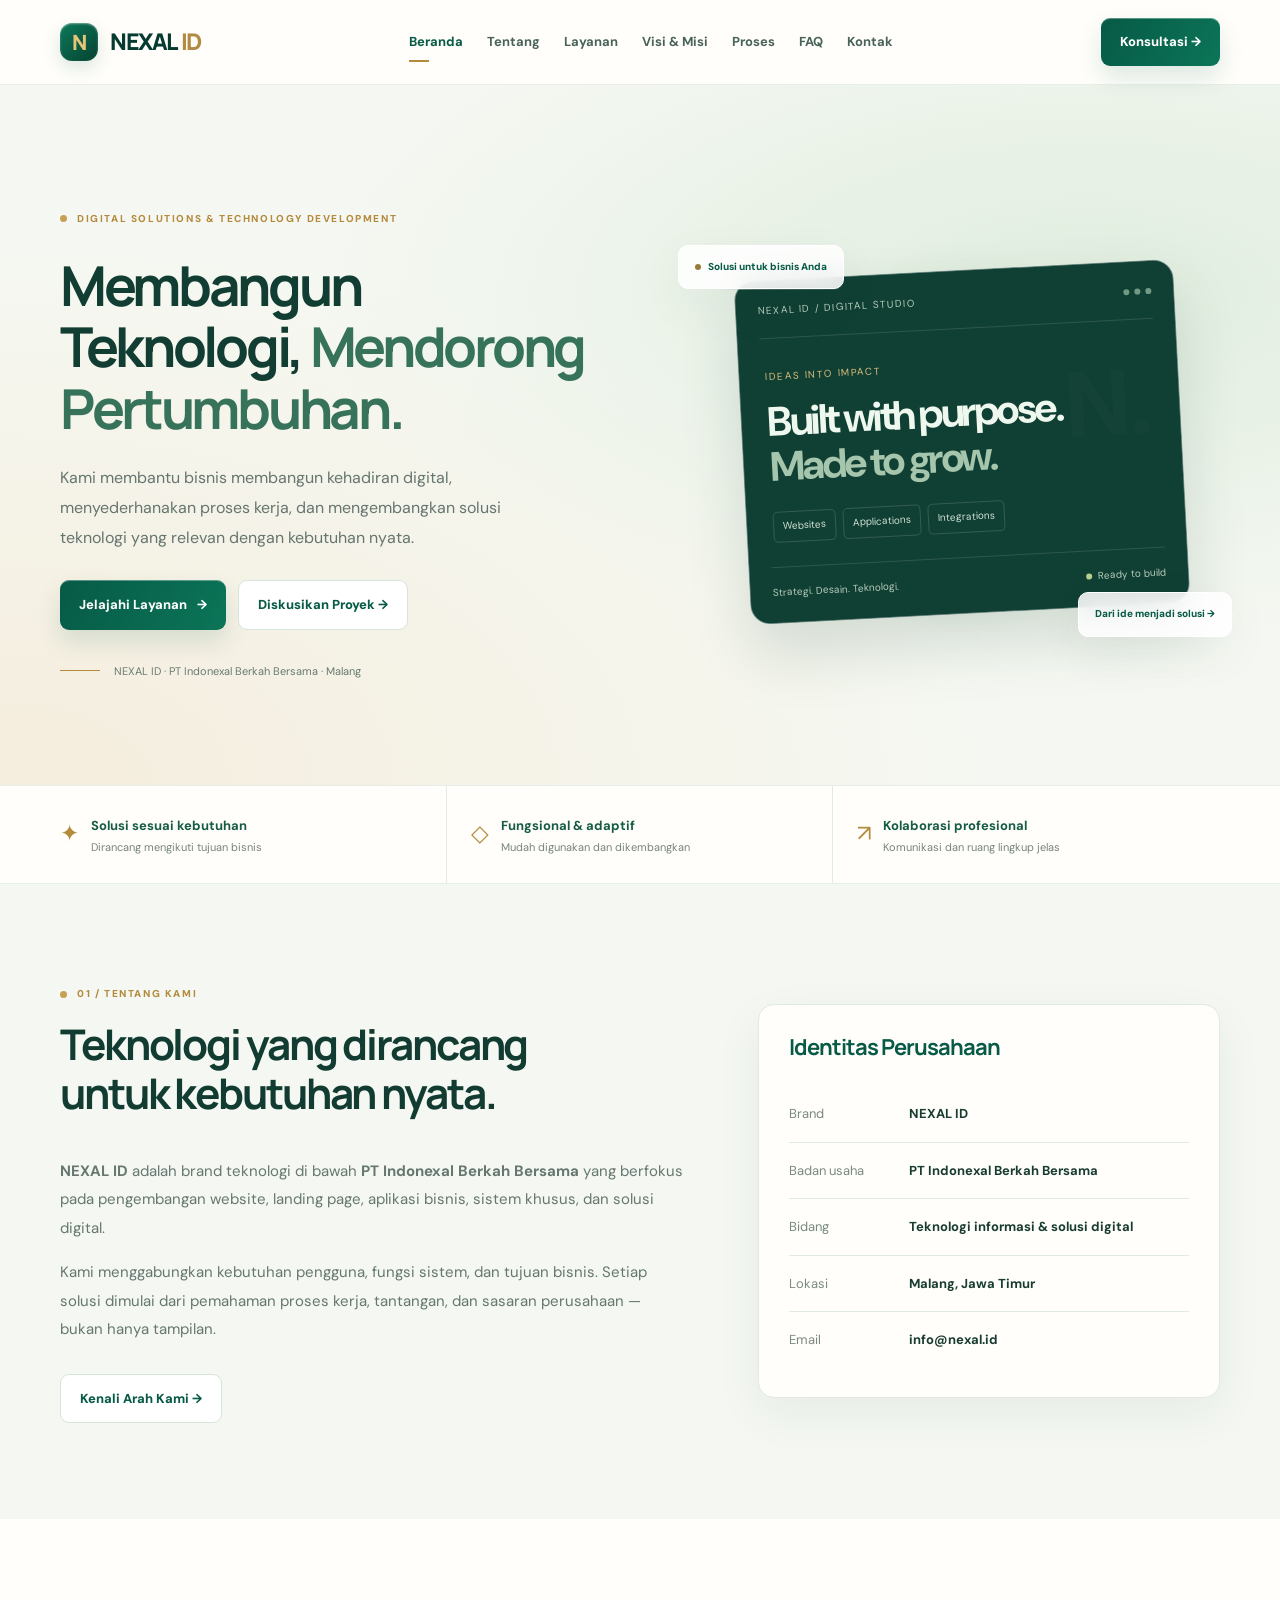
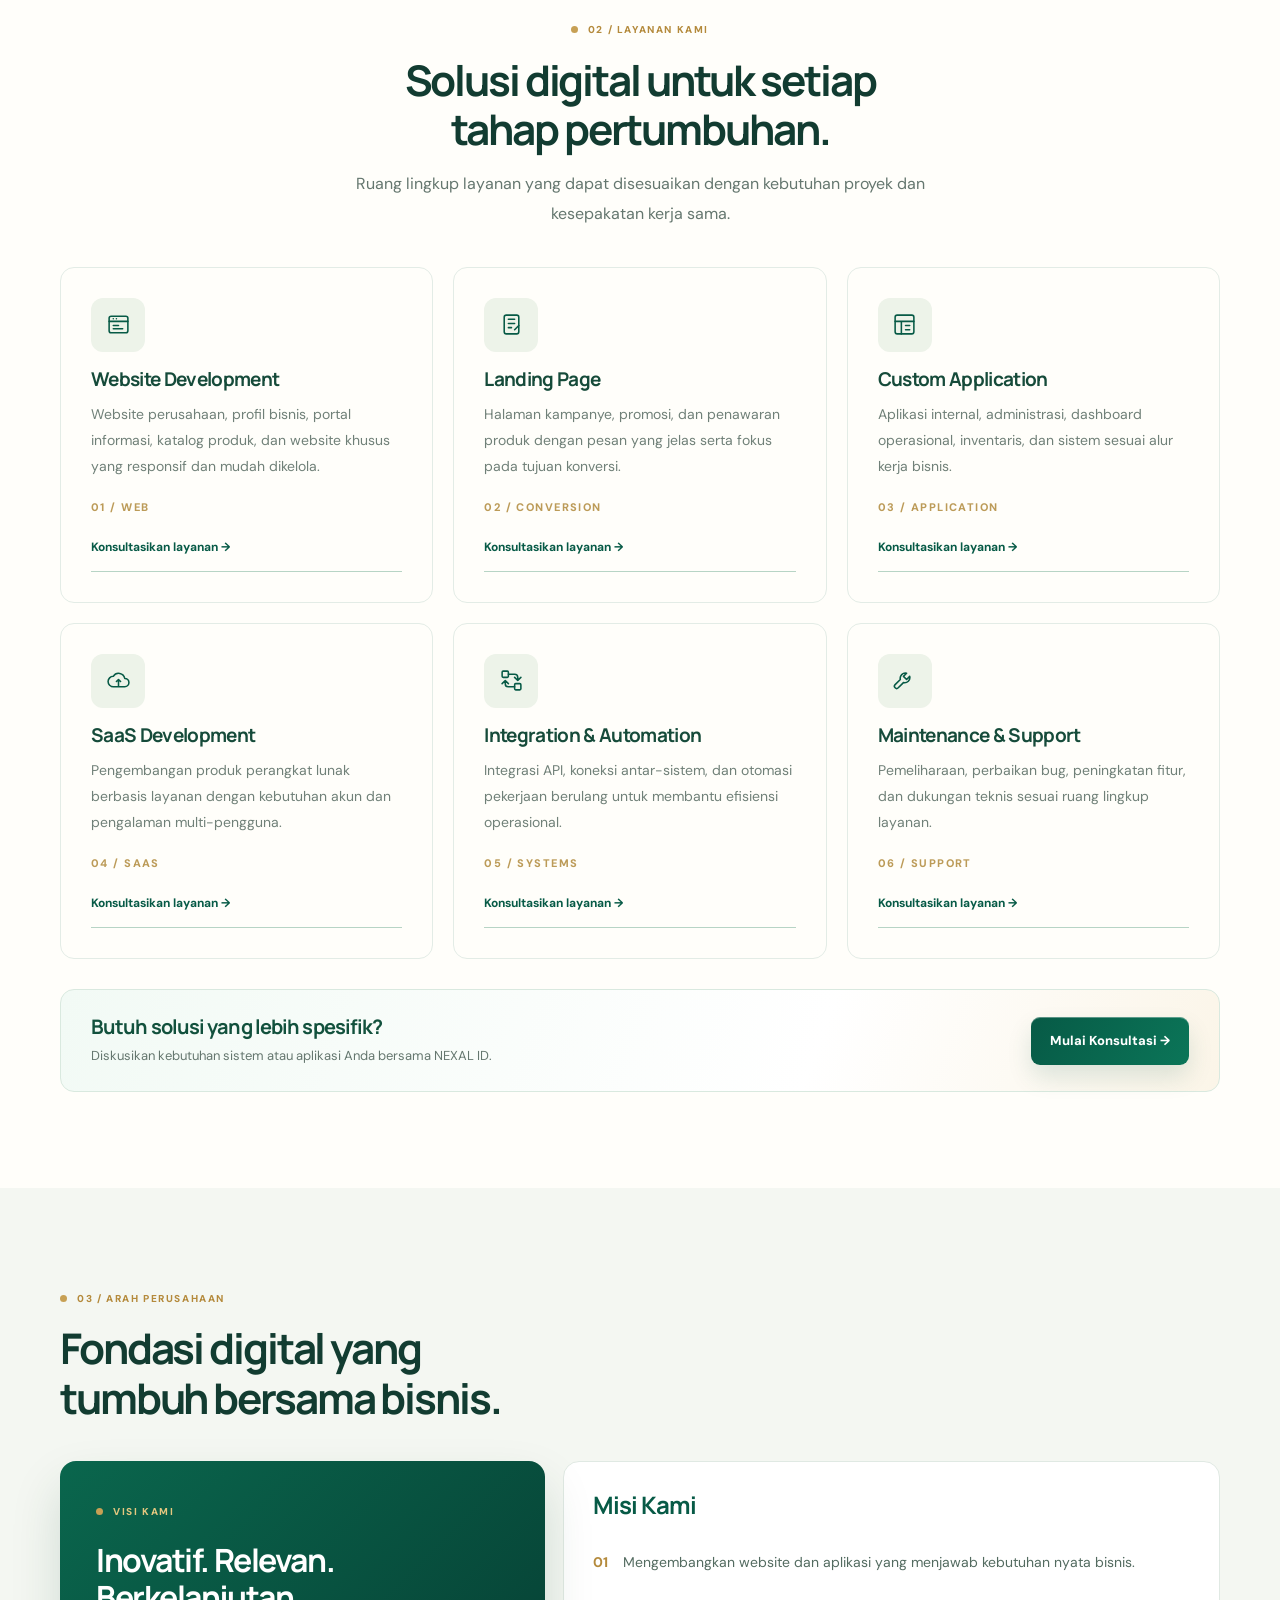
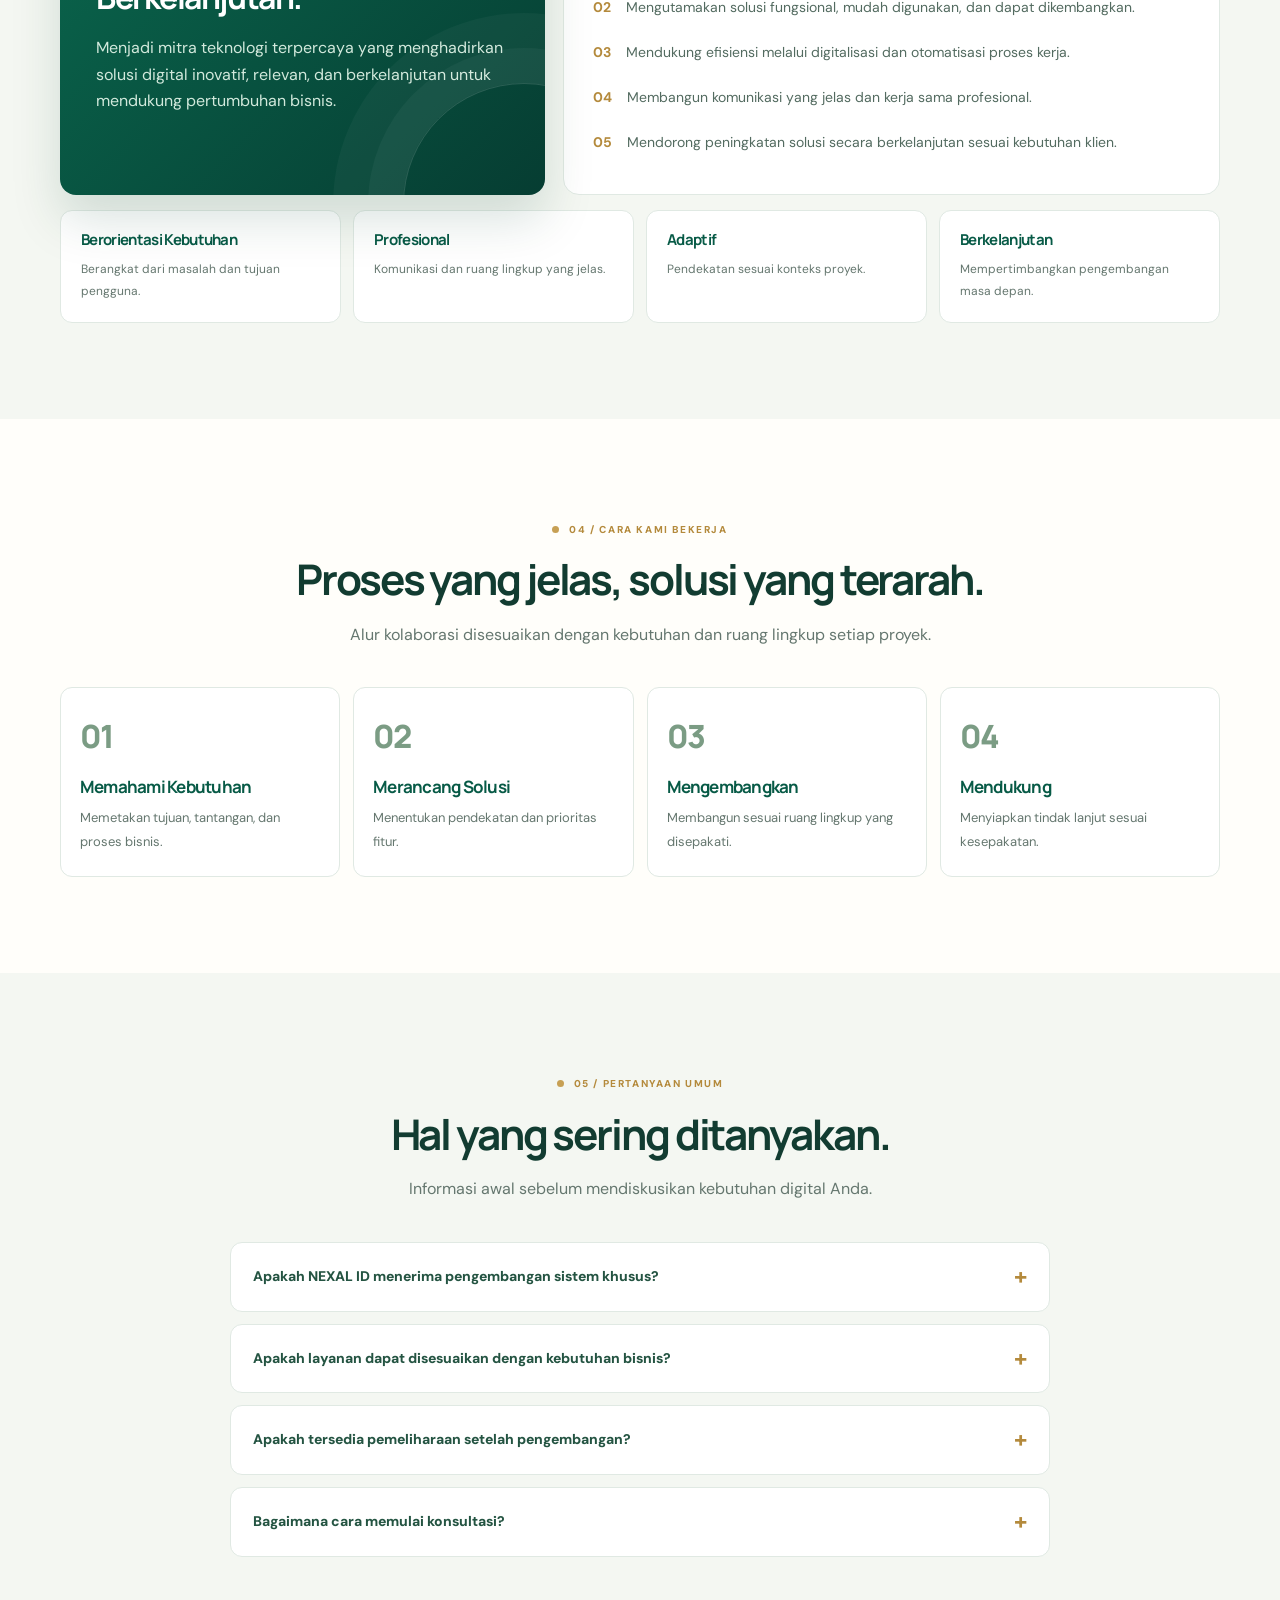
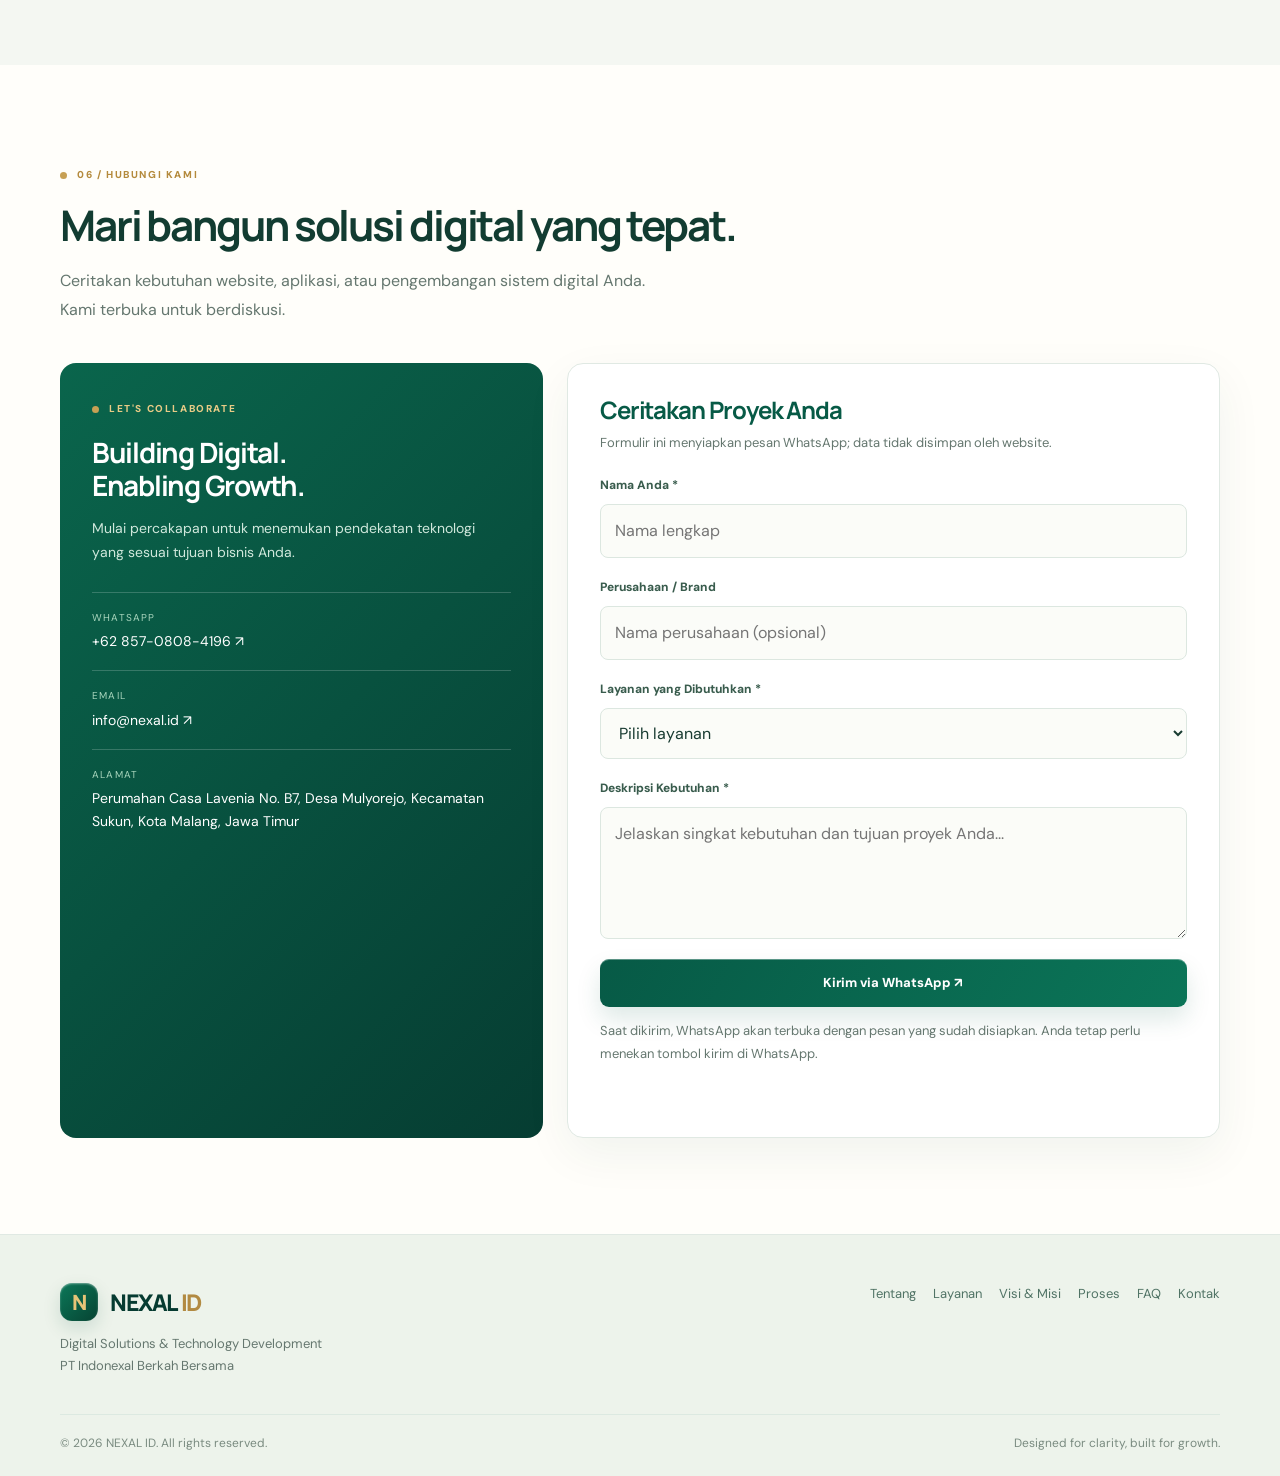
<file: index 2.html>
<!DOCTYPE html>

<html lang="id"><head><meta charset="utf-8"/><meta content="width=device-width,initial-scale=1" name="viewport"/><meta content="#ffffff" name="theme-color"/><meta content="NEXAL ID, brand teknologi PT Indonexal Berkah Bersama di Malang. Solusi website, landing page, aplikasi bisnis, SaaS, integrasi sistem, dan dukungan teknis." name="description"/><meta content="website" property="og:type"/><meta content="NEXAL ID — Building Digital. Enabling Growth." property="og:title"/><meta content="Solusi digital yang dirancang untuk kebutuhan nyata bisnis Anda." property="og:description"/><meta content="id_ID" property="og:locale"/><meta content="light" name="color-scheme"/><title>NEXAL ID | Digital Solutions &amp; Technology Development</title><link href="https://fonts.googleapis.com" rel="preconnect"/><link crossorigin="" href="https://fonts.gstatic.com" rel="preconnect"/><link href="https://fonts.googleapis.com/css2?family=DM+Sans:wght@400;500;600;700&amp;family=Manrope:wght@400;500;600;700;800&amp;display=swap" rel="stylesheet"/><style>
:root{--green:#075a46;--deep:#063b31;--mint:#e9f6f0;--gold:#b48a3c;--ink:#162c28;--muted:#60736d;--line:#e5ece8;--white:#fff;--shadow:0 22px 65px rgba(14,69,49,.075)}*{box-sizing:border-box}html{scroll-behavior:smooth;scroll-padding-top:95px}body{margin:0;background:#fff;color:var(--ink);font-family:'DM Sans',sans-serif;line-height:1.65;overflow-x:hidden}h1,h2,h3,h4{font-family:Manrope,sans-serif;line-height:1.18;letter-spacing:-.045em;margin:0}p{margin:0}a{color:inherit;text-decoration:none}button,input,textarea,select{font:inherit}button{cursor:pointer}::selection{background:#ccebdc;color:var(--deep)}:focus-visible{outline:3px solid #cba450;outline-offset:4px}.wrap{width:min(1160px,calc(100% - 48px));margin:auto}.progress{position:fixed;top:0;left:0;height:3px;width:0;background:linear-gradient(90deg,#0a7355,#d3aa57);z-index:100}.nav{position:sticky;top:0;z-index:50;background:rgba(255,255,255,.87);backdrop-filter:blur(22px);-webkit-backdrop-filter:blur(22px);border-bottom:1px solid rgba(9,82,58,.09)}.navin{min-height:78px;display:flex;align-items:center;justify-content:space-between;gap:20px}.brand{display:flex;align-items:center;gap:12px;font-family:Manrope;font-weight:800;letter-spacing:-.055em;font-size:24px;color:var(--deep)}.mark{display:grid;place-items:center;width:41px;height:41px;border-radius:13px;background:linear-gradient(135deg,#0c7859,#064332);color:#e5c477;font-weight:800;font-size:23px;box-shadow:inset 0 1px 2px #ffffff70,0 7px 18px #09523e24}.links{display:flex;align-items:center;gap:28px;font-size:13px;font-weight:700;color:#49635a}.links a:hover,.links a.active{color:var(--green)}.navcta,.btn{display:inline-flex;align-items:center;justify-content:center;gap:10px;border-radius:12px;padding:13px 19px;font-weight:800;font-size:13px;transition:transform .25s,box-shadow .25s,background .25s}.navcta,.btn.primary{background:linear-gradient(120deg,#075a46,#0b7558);color:white;box-shadow:inset 0 1px 0 #ffffff55,0 12px 25px #075a4622}.btn:hover,.navcta:hover{transform:translateY(-3px);box-shadow:0 16px 30px #075a462a}.btn.secondary{border:1px solid #d6e4dc;background:#fff;color:var(--green)}.menu{display:none;background:white;border:1px solid var(--line);border-radius:11px;padding:9px 13px;color:var(--green)}.hero{position:relative;min-height:650px;display:flex;align-items:center;padding:100px 0 110px;isolation:isolate;overflow:hidden}.hero:before{content:"";position:absolute;inset:0;background:radial-gradient(ellipse at 80% 34%,#e3f6ed 0%,transparent 40%),radial-gradient(ellipse at 3% 95%,#fbf4e6 0%,transparent 38%);z-index:-2}.hero .wrap{display:grid;grid-template-columns:1.06fr .94fr;align-items:center;gap:60px}.eyebrow{display:inline-flex;align-items:center;gap:10px;font-weight:800;letter-spacing:.15em;text-transform:uppercase;color:var(--gold);font-size:11px}.eyebrow:before{content:"";height:7px;width:7px;border-radius:50%;background:#c7a054}.hero h1{font-size:clamp(42px,5.4vw,76px);margin:21px 0 22px;color:#123d32}.hero h1 em{font-style:normal;background:linear-gradient(100deg,#07664e,#b28a42);-webkit-background-clip:text;background-clip:text;color:transparent}.lead{font-size:17px;color:#65756f;max-width:560px}.actions{display:flex;gap:12px;flex-wrap:wrap;margin-top:31px}.hero-foot{display:flex;align-items:center;gap:14px;margin-top:40px;color:#687b72;font-size:12px}.hero-foot:before{content:"";width:40px;height:1px;background:var(--gold)}.visual{position:relative;height:460px;display:grid;place-items:center}.halo{position:absolute;width:410px;height:410px;border-radius:50%;background:radial-gradient(circle,#dff3e9 10%,#eff9f3 58%,transparent 70%);filter:blur(2px);animation:breathe 8s ease-in-out infinite}.glass-panel{position:relative;width:min(380px,95%);aspect-ratio:1/1;border:1px solid #ffffffd9;border-radius:37px;background:linear-gradient(145deg,#ffffffda,#ffffff65);box-shadow:0 30px 90px #14523a21,inset 0 2px 3px #fff;backdrop-filter:blur(20px);display:flex;align-items:center;justify-content:center;transform:rotate(-7deg);animation:float 7s ease-in-out infinite}.glass-panel:after{content:"";position:absolute;inset:1px;border-radius:36px;background:linear-gradient(120deg,#fff9,transparent 38%,#ffffff3a 58%,transparent);pointer-events:none}.symbol{font-family:Manrope;font-size:clamp(90px,12vw,155px);font-weight:800;letter-spacing:-.12em;color:transparent;background:linear-gradient(135deg,#034e3b 8%,#16916a 39%,#d2ae63 53%,#075a46 79%);background-clip:text;-webkit-background-clip:text;text-shadow:0 18px 22px #06554013;padding-right:22px}.float-pill{position:absolute;background:#ffffffd9;border:1px solid #fff;backdrop-filter:blur(16px);box-shadow:var(--shadow);padding:14px 18px;border-radius:16px;font-size:12px;font-weight:800;color:var(--green)}.pill-a{left:-10px;top:65px}.pill-b{right:-15px;bottom:50px}.section{padding:112px 0}.soft{background:linear-gradient(180deg,#f8fbf9,#fff)}.heading{max-width:740px;margin-bottom:43px}.heading.center{text-align:center;margin-left:auto;margin-right:auto}.heading h2{font-size:clamp(30px,4vw,49px);color:#123c31;margin:14px 0 15px}.heading p{color:var(--muted);font-size:16px}.aboutgrid{display:grid;grid-template-columns:1.15fr .85fr;gap:55px;align-items:center}.aboutcopy p{color:var(--muted);margin:0 0 16px}.info-panel{border:1px solid var(--line);background:linear-gradient(135deg,#fff,#f3faf6);border-radius:25px;padding:34px;box-shadow:var(--shadow)}.info-panel h3{font-size:22px;margin-bottom:25px;color:var(--green)}.info-row{padding:14px 0;border-bottom:1px solid var(--line);display:grid;grid-template-columns:110px 1fr;gap:10px;font-size:13px}.info-row:last-child{border-bottom:0}.info-row span{color:#7b8983}.info-row strong{font-weight:700}.cards{display:grid;grid-template-columns:repeat(3,1fr);gap:18px}.card{position:relative;overflow:hidden;padding:30px;border:1px solid #e3ece6;border-radius:22px;background:linear-gradient(135deg,#fff 55%,#f8fcf9);box-shadow:0 8px 24px #063e2e07;transition:transform .35s,box-shadow .35s,border-color .35s}.card:before{content:"";position:absolute;top:-120%;left:-65%;width:55%;height:300%;transform:rotate(30deg);background:linear-gradient(90deg,transparent,#ffffffa0,transparent);transition:left .8s}.card:hover:before{left:145%}.card:hover{transform:translateY(-8px);box-shadow:0 22px 50px #0b5a3e17;border-color:#b6d9c8}.card .icon{height:54px;width:54px;display:grid;place-items:center;border-radius:15px;background:linear-gradient(145deg,#edf8f1,#fff);color:var(--green);font-size:25px;border:1px solid #d9eee2;margin-bottom:24px}.card h3{font-size:19px;color:#164b3a;margin-bottom:12px}.card p{font-size:14px;color:#708078}.card .num{display:block;margin-top:25px;color:#bc9b58;font-weight:800;font-size:11px;letter-spacing:.13em}.vision{display:grid;grid-template-columns:.85fr 1.15fr;gap:35px}.vision-lead{border-radius:26px;padding:40px;background:linear-gradient(135deg,#0a664d,#063d32);color:#fff;position:relative;overflow:hidden;box-shadow:0 25px 50px #06433226}.vision-lead:after{content:"";position:absolute;width:240px;height:240px;border:1px solid #ffffff25;border-radius:50%;right:-100px;bottom:-130px;box-shadow:0 0 0 35px #ffffff0a,0 0 0 70px #ffffff09}.vision-lead h3{font-size:32px;margin:18px 0}.vision-lead p{color:#d2e9dc}.mission{padding:34px;background:#fff;border:1px solid var(--line);border-radius:25px}.mission h3{font-size:24px;margin-bottom:20px;color:var(--green)}.mission ul{list-style:none;padding:0;margin:0}.mission li{padding:11px 0;display:flex;gap:15px;color:#536b60;font-size:14px}.mission li b{color:var(--gold)}.values{display:grid;grid-template-columns:repeat(4,1fr);gap:15px;margin-top:24px}.value{padding:24px;border:1px solid var(--line);border-radius:18px;background:#fff}.value h4{font-size:15px;color:var(--green);margin-bottom:9px}.value p{font-size:12px;color:var(--muted)}.steps{display:grid;grid-template-columns:repeat(4,1fr);gap:18px;counter-reset:steps}.step{padding:27px 24px;border:1px solid var(--line);border-radius:21px;background:#fff}.step .stepnum{font-size:37px;font-family:Manrope;font-weight:800;letter-spacing:-.06em;color:#b6d5c5}.step h3{font-size:17px;margin:14px 0 9px;color:var(--green)}.step p{font-size:13px;color:var(--muted)}.faq{max-width:820px;margin:auto}.faq details{background:#fff;border:1px solid var(--line);border-radius:15px;margin-bottom:12px;padding:0 22px}.faq summary{padding:20px 0;cursor:pointer;font-weight:800;color:#245442;display:flex;justify-content:space-between;gap:20px;list-style:none}.faq summary::-webkit-details-marker{display:none}.faq summary:after{content:'+';font-size:23px;color:var(--gold);line-height:1}.faq details[open] summary:after{content:'−'}.faq details p{padding:0 0 20px;font-size:14px;color:var(--muted)}.contactgrid{display:grid;grid-template-columns:.85fr 1.15fr;gap:32px}.contactbox{border-radius:24px;background:linear-gradient(135deg,#0a654c,#063d32);color:white;padding:38px}.contactbox h3{font-size:28px;margin:15px 0}.contactbox p{color:#d0e8dc;font-size:14px;margin-bottom:28px}.contactline{display:block;border-top:1px solid #ffffff30;padding:17px 0;font-size:14px;overflow-wrap:anywhere}.contactline small{display:block;color:#a8d5bd;text-transform:uppercase;font-size:10px;letter-spacing:.12em;margin-bottom:4px}.formbox{padding:34px;border:1px solid var(--line);border-radius:24px;box-shadow:var(--shadow);background:#fff}.formbox h3{font-size:24px;color:var(--green);margin-bottom:8px}.formbox>p{font-size:13px;color:var(--muted);margin-bottom:22px}.field{display:flex;flex-direction:column;gap:7px;margin-bottom:15px}.field label{font-weight:800;font-size:12px;color:#395c4d}.field input,.field select,.field textarea{width:100%;border:1px solid #dce7e0;border-radius:11px;padding:12px 14px;background:#fbfdfb;color:var(--ink);outline:none;transition:border .2s,box-shadow .2s}.field input:focus,.field select:focus,.field textarea:focus{border-color:#48a67b;box-shadow:0 0 0 3px #bce8cf66}.field textarea{min-height:115px;resize:vertical}.formnote{font-size:11px;color:var(--muted);margin-top:12px}.footer{background:#f5faf7;border-top:1px solid var(--line);padding:44px 0 26px}.footergrid{display:flex;justify-content:space-between;gap:30px;align-items:start}.footer p{font-size:13px;color:var(--muted);margin-top:12px}.footlinks{display:flex;flex-wrap:wrap;gap:17px;font-size:13px;color:#507365}.copyright{margin-top:38px;border-top:1px solid #dce9e1;padding-top:19px;color:#7a8b80;font-size:12px;display:flex;justify-content:space-between;gap:15px}.backtop{position:fixed;bottom:22px;right:22px;z-index:30;background:linear-gradient(135deg,#0b7455,#064735);color:white;border:0;border-radius:14px;width:47px;height:47px;box-shadow:0 12px 28px #075a463b;opacity:0;pointer-events:none;transform:translateY(10px);transition:.25s}.backtop.show{opacity:1;pointer-events:auto;transform:translateY(0)}.reveal{opacity:0;transform:translateY(32px);transition:opacity .85s ease,transform .85s cubic-bezier(.2,.75,.2,1)}.reveal.visible{opacity:1;transform:none}@keyframes float{0%,100%{transform:rotate(-7deg) translateY(0)}50%{transform:rotate(-5deg) translateY(-16px)}}@keyframes breathe{0%,100%{transform:scale(1)}50%{transform:scale(1.09)}}@media(max-width:900px){.hero .wrap,.aboutgrid,.vision,.contactgrid{grid-template-columns:1fr}.hero{padding:70px 0}.visual{height:350px}.glass-panel{width:300px}.halo{width:330px;height:330px}.cards{grid-template-columns:repeat(2,1fr)}.values,.steps{grid-template-columns:repeat(2,1fr)}.links{gap:14px}.links a{font-size:12px}}@media(max-width:650px){.wrap{width:min(100% - 34px,1160px)}.navin{min-height:68px}.menu{display:block}.navcta{display:none}.links{display:none;position:absolute;left:16px;right:16px;top:72px;padding:22px;background:#fff;border:1px solid var(--line);border-radius:18px;box-shadow:var(--shadow);flex-direction:column;align-items:stretch;gap:18px}.links.open{display:flex}.links a{font-size:14px}.hero{padding:65px 0 75px}.hero h1{font-size:43px}.lead{font-size:15px}.visual{height:285px}.glass-panel{width:245px;border-radius:28px}.symbol{font-size:100px}.halo{width:280px;height:280px}.float-pill{font-size:10px;padding:10px}.pill-a{left:0;top:35px}.pill-b{right:0;bottom:25px}.section{padding:77px 0}.cards,.values,.steps{grid-template-columns:1fr}.heading h2{font-size:32px}.info-panel,.contactbox,.formbox,.vision-lead,.mission{padding:26px}.info-row{grid-template-columns:90px 1fr}.footergrid,.copyright{flex-direction:column}.footlinks{gap:14px}}@media(prefers-reduced-motion:reduce){*,*:before,*:after{animation:none!important;transition:none!important;scroll-behavior:auto!important}.reveal{opacity:1;transform:none}}

/* v3: denser, responsive, polished */
:root{--shadow:0 14px 38px rgba(14,69,49,.07)}
.wrap{width:min(1240px,calc(100% - 64px))}
.hero{min-height:unset;padding:78px 0 82px}.hero .wrap{gap:38px;grid-template-columns:minmax(0,1.15fr) minmax(0,.85fr)}
.visual{height:380px}.glass-panel{width:min(325px,88%);border-radius:32px}.halo{width:350px;height:350px}
.section{padding:78px 0}.heading{margin-bottom:30px}.heading h2{font-size:clamp(29px,3.5vw,45px)}
.aboutgrid{gap:35px}.info-panel{padding:27px}.cards{gap:14px}.card{padding:24px}.card .icon{margin-bottom:16px}.card .num{margin-top:18px}
.vision{gap:18px}.vision-lead,.mission{padding:29px}.values{gap:12px;margin-top:15px}.value{padding:20px}.steps{gap:13px}.step{padding:22px 19px}
.contactgrid{gap:20px}.contactbox,.formbox{padding:29px}.footer{padding:35px 0 22px}
.service-link{display:inline-flex;align-items:center;gap:7px;margin-top:17px;color:var(--green);font-size:12px;font-weight:800;border-bottom:1px solid #b7d4c5;padding-bottom:3px}
.service-link:hover{color:#b48a3c}.card{display:flex;flex-direction:column}.card p{flex:1}
.quick-strip{border-block:1px solid #e5eee8;background:linear-gradient(110deg,#f7fcf9,#fff 55%,#fffaf1)}
.quick-grid{display:grid;grid-template-columns:repeat(3,minmax(0,1fr));gap:0}
.quick-item{display:flex;gap:12px;align-items:center;padding:19px 24px;border-right:1px solid #e1eae4}
.quick-item:first-child{padding-left:0}.quick-item:last-child{border-right:0}.quick-item b{font-size:13px;color:#155b45}.quick-item small{display:block;color:#75847c;font-size:11px}.quick-icon{font-size:23px;color:var(--gold)}
.cta-band{margin-top:30px;padding:25px 30px;border:1px solid #d9e9df;border-radius:20px;background:linear-gradient(110deg,#f2faf5,#fff 65%,#fbf5e8);display:flex;align-items:center;justify-content:space-between;gap:20px}
.cta-band h3{font-size:20px;color:#12513d;margin-bottom:6px}.cta-band p{font-size:13px;color:var(--muted)}
.form-status{font-size:12px;line-height:1.5;color:#075a46;margin-top:10px;min-height:1.5em}
.skip-link{position:fixed;left:12px;top:-100px;z-index:120;background:#fff;padding:12px 18px;border:2px solid #075a46;border-radius:8px}.skip-link:focus{top:12px}
@media(min-width:1500px){.wrap{width:min(1300px,calc(100% - 96px))}.hero{padding:92px 0}.section{padding:92px 0}.visual{height:420px}}
@media(min-width:701px) and (max-width:1100px){.wrap{width:calc(100% - 48px)}.navin{gap:12px}.brand{font-size:21px}.links{gap:12px}.links a{font-size:11px}.navcta{font-size:11px;padding:11px 13px}.hero .wrap{gap:22px}.hero h1{font-size:clamp(40px,5.2vw,60px)}.visual{height:320px}.glass-panel{width:260px}.halo{width:290px;height:290px}.aboutgrid{gap:22px}.vision{grid-template-columns:1fr 1.2fr}.values{grid-template-columns:repeat(2,1fr)}.contactgrid{grid-template-columns:1fr 1.1fr}.card{padding:21px}.cards{grid-template-columns:repeat(2,1fr)}.steps{grid-template-columns:repeat(2,1fr)}}
@media(max-width:700px){.wrap{width:calc(100% - 36px)}.navin{min-height:66px}.menu{display:block}.navcta{display:none}.links{display:none;position:absolute;top:67px;left:12px;right:12px;padding:16px;background:rgba(255,255,255,.98);border:1px solid var(--line);border-radius:16px;box-shadow:0 15px 45px #0c49321f;flex-direction:column;align-items:stretch;gap:0}.links.open{display:flex}.links a{font-size:14px;padding:11px 10px;border-bottom:1px solid #eff4f0}.links a:last-child{border:0}
.hero{padding:45px 0 42px}.hero .wrap,.aboutgrid,.vision,.contactgrid{grid-template-columns:1fr;gap:23px}.hero h1{font-size:clamp(35px,9vw,53px);margin:14px 0}.lead{font-size:15px}.actions{margin-top:23px}.hero-foot{margin-top:23px}.visual{height:230px}.glass-panel{width:200px;border-radius:25px}.symbol{font-size:83px}.halo{width:235px;height:235px}.float-pill{font-size:10px;padding:8px 11px}.pill-a{left:4%;top:15px}.pill-b{right:3%;bottom:10px}
.section{padding:54px 0}.heading{margin-bottom:24px}.heading h2{font-size:clamp(28px,7vw,36px)}.heading p{font-size:14px}.cards,.values,.steps{grid-template-columns:1fr;gap:12px}.card{padding:22px}.card .icon{margin-bottom:12px}.vision-lead,.mission,.contactbox,.formbox,.info-panel{padding:23px}.vision-lead h3{font-size:27px}.info-row{grid-template-columns:88px minmax(0,1fr)}.quick-grid{grid-template-columns:1fr}.quick-item{border-right:0;border-bottom:1px solid #e1eae4;padding:13px 0}.quick-item:last-child{border-bottom:0}.cta-band{padding:20px;flex-direction:column;align-items:stretch}.cta-band .btn{width:100%}.footergrid,.copyright{flex-direction:column}.footergrid{gap:18px}.copyright{gap:6px;margin-top:22px}.footlinks{gap:12px}.backtop{bottom:16px;right:16px}}
@media(min-width:701px) and (max-width:900px){.hero .wrap{grid-template-columns:1.1fr .9fr}.aboutgrid{grid-template-columns:1fr 1fr}.visual{height:300px}.glass-panel{width:235px}.halo{width:270px;height:270px}}
@media(prefers-reduced-motion:reduce){.reveal{opacity:1!important;transform:none!important}}

.reveal,.reveal.visible{opacity:1;transform:none}
.hero .wrap > *{min-width:0}
@media(min-width:701px) and (max-width:1100px){.hero{min-height:0;padding:55px 0}.hero .wrap{align-items:center}.visual{max-height:310px}.section{padding:62px 0}}
@media(prefers-reduced-motion:no-preference){.hero .glass-panel{animation:float 7s ease-in-out infinite}}

</style><script type="application/ld+json">{"@context":"https://schema.org","@type":"Organization","name":"NEXAL ID","legalName":"PT Indonexal Berkah Bersama","email":"info@nexal.id","telephone":"+62 857-0808-4196","address":{"@type":"PostalAddress","streetAddress":"Perumahan Casa Lavenia No. B7, Desa Mulyorejo, Kecamatan Sukun","addressLocality":"Malang","addressRegion":"Jawa Timur","addressCountry":"ID"},"description":"Pengembangan teknologi informasi dan solusi digital"}</script><style>
/* v4 accessibility and responsive audit */
html{scroll-padding-top:90px}body{overflow-x:clip}main section{scroll-margin-top:90px}
:focus-visible{outline:3px solid #b89248;outline-offset:4px}
[hidden]{display:none!important}#whatsappFallback:not([hidden]){display:inline-flex;margin-top:8px;color:#075a46;font-weight:700;text-decoration:underline;text-underline-offset:3px}
@media(max-width:1000px){.navin{position:relative}.menu{display:block}.navcta{display:none}.links{display:none;position:absolute;top:calc(100% + 4px);left:0;right:0;padding:14px;background:rgba(255,255,255,.98);border:1px solid var(--line);border-radius:16px;box-shadow:0 15px 45px #0c49321f;flex-direction:column;align-items:stretch;gap:0;z-index:30;max-height:min(72vh,530px);overflow-y:auto}.links.open{display:flex}.links a{font-size:14px;padding:12px 10px;border-bottom:1px solid #eff4f0}.links a:last-child{border:0}}
@media(min-width:701px) and (max-width:1000px){.hero .wrap{grid-template-columns:minmax(0,1.1fr) minmax(0,.9fr)}.hero h1{font-size:clamp(36px,4.7vw,54px)}.visual{height:300px}.glass-panel{width:min(240px,90%)}.halo{width:270px;height:270px}}
@media(max-width:700px){.hero .wrap{grid-template-columns:1fr}.actions{display:flex;flex-wrap:wrap}.actions .btn{max-width:100%}.hero-foot{flex-wrap:wrap}.quick-item{min-width:0}.contactgrid>*{min-width:0}.info-row>*{overflow-wrap:anywhere}}
@media(max-width:380px){.wrap{width:calc(100% - 28px)}.hero h1{font-size:clamp(31px,9vw,38px)}.btn{font-size:12px;padding:12px 15px}.visual{height:205px}.glass-panel{width:175px}.float-pill{font-size:9px}.info-row{grid-template-columns:1fr;gap:4px}}
@media(prefers-reduced-motion:reduce){html{scroll-behavior:auto!important}.reveal{opacity:1!important;transform:none!important}}

/* Refined visual system: readable fallbacks, calmer spacing, purposeful motion. */
:root{--ink:#193c32;--muted:#65776f;--line:#e0e9e3;--shadow:0 16px 48px rgba(13,65,45,.06)}
body{font-family:'DM Sans',Arial,sans-serif;background:#fffefa;-webkit-font-smoothing:antialiased}
h1,h2,h3,h4,.brand,.symbol,.step .stepnum{font-family:Manrope,'DM Sans',Arial,sans-serif}
a,button{touch-action:manipulation}button,a,input,select,textarea{-webkit-tap-highlight-color:transparent}
.wrap{width:min(1160px,calc(100% - 64px))}.nav{background:rgba(255,254,250,.93)}.navin{min-height:84px}.brand{font-size:23px;letter-spacing:-.065em}.mark{width:38px;height:38px;border-radius:12px;font-size:21px}.links{gap:24px}.links a{position:relative;transition:color .2s}.links a:after{content:'';position:absolute;bottom:-9px;left:0;width:0;height:2px;background:var(--gold);transition:width .25s}.links a.active:after{width:20px}
.navcta,.btn{border-radius:9px;min-height:48px;transition:transform .25s,box-shadow .25s,background .25s}.btn:hover,.navcta:hover{transform:translateY(-2px)}.btn:active,.navcta:active{transform:translateY(0)}
.hero{min-height:700px;padding:88px 0 74px;background:#f5f8f2}.hero:before{background:radial-gradient(ellipse at 85% 30%,#e0eddf 0%,transparent 50%),radial-gradient(ellipse at 0% 100%,#f5eddd,transparent 55%)}.hero .wrap{grid-template-columns:1.12fr 1fr;gap:64px}.hero h1{font-size:clamp(42px,4.3vw,62px);line-height:1.12;letter-spacing:-.06em;margin:24px 0;max-width:650px;text-wrap:balance}.hero h1 em{background:none;color:#37725a}.eyebrow{font-size:10px;letter-spacing:.16em;line-height:1.8}.lead{font-size:16px;line-height:1.85;max-width:510px}.hero-foot{margin-top:32px;font-size:11px}.actions{gap:12px;margin-top:28px}
.visual{height:430px}.halo{width:390px;height:390px;background:radial-gradient(circle,#cbdccc,transparent 70%)}.studio{position:relative;width:100%;max-width:440px;background:#103f33;color:#eff8ee;border:1px solid #ffffff70;border-radius:20px;padding:22px;box-shadow:0 30px 60px #15433226;transform:rotate(-3deg);animation:studioFloat 8s ease-in-out infinite}.studio-top{display:flex;justify-content:space-between;align-items:center;border-bottom:1px solid #ffffff20;padding-bottom:18px;font-size:10px;letter-spacing:.12em;color:#b6ccbd}.studio-dots{display:flex;gap:5px}.studio-dots i{width:6px;height:6px;border-radius:50%;background:#719984}.studio-main{padding:30px 4px 24px}.studio-label{font-size:10px;color:#d9bc7b;letter-spacing:.14em}.studio-title{font-size:41px;line-height:1.1;letter-spacing:-.06em;font-weight:700;margin:15px 0 22px}.studio-title span{color:#a5c5ac}.studio-tags{display:flex;gap:7px;flex-wrap:wrap}.studio-tags span{border:1px solid #ffffff26;border-radius:5px;padding:6px 9px;font-size:10px;color:#d0e0d3}.studio-bottom{border-top:1px solid #ffffff20;padding-top:17px;display:flex;justify-content:space-between;align-items:center;font-size:10px;color:#b6ccbd}.studio-status{display:flex;align-items:center;gap:6px}.studio-status:before{content:'';width:6px;height:6px;border-radius:50%;background:#b8cf8e}.studio-monogram{position:absolute;right:28px;top:95px;font-size:92px;font-weight:800;color:#ffffff05;line-height:1;pointer-events:none}.float-pill{font-size:10px;border-radius:10px;padding:13px 16px;z-index:2;backdrop-filter:blur(12px)}.pill-a{left:-25px;top:18px}.pill-b{right:-12px;bottom:20px}.pill-dot{display:inline-block;width:6px;height:6px;background:#9a7a39;border-radius:50%;margin-right:7px}
.quick-strip{background:#fffefa}.quick-item{padding-top:26px;padding-bottom:26px}.section{padding:96px 0}.soft{background:#f4f7f2}.heading{margin-bottom:38px}.heading h2{font-size:clamp(30px,3.3vw,44px);line-height:1.17;text-wrap:balance;letter-spacing:-.05em}.heading p{line-height:1.85;max-width:600px}.heading.center p{margin:auto}.aboutgrid{gap:72px}.aboutcopy p{font-size:15px;line-height:1.9}.info-panel{border-radius:16px;padding:30px;background:#fffefa}.info-row{padding:17px 0}.cards{gap:20px}.card{padding:30px;border-radius:14px;background:#fffefa;box-shadow:none;transition:transform .3s,box-shadow .3s,border-color .3s}.card:hover{transform:translateY(-5px);box-shadow:0 16px 38px #0b5a3e0c}.card:before{display:none}.card .icon{border-radius:12px;background:#edf3e9;border:0;font-family:Arial,sans-serif}.card h3{font-size:19px;letter-spacing:-.035em}.card p{line-height:1.85}.service-link{display:inline-flex;align-items:center;min-height:44px;margin-top:12px;font-size:12px;color:#075a46;font-weight:700}.cta-band{border-radius:14px}.vision-lead,.mission{border-radius:16px}.vision-lead{padding:36px}.value,.step{border-radius:12px;box-shadow:none}.value p,.step p{line-height:1.85}.step .stepnum{font-size:32px;color:#7b9c84}.faq details{border-radius:12px;transition:border-color .2s,background .2s}.faq details[open]{border-color:#adc7b4;background:#fcfdf9}.faq summary{font-size:14px;line-height:1.7;padding:22px 0}.faq details p{line-height:1.9}.contactgrid{gap:24px}.contactbox,.formbox{border-radius:16px;padding:32px}.field{gap:8px;margin-bottom:20px}.field label{font-size:12px}.field input,.field select,.field textarea{border-radius:8px;padding:13px 14px;background:#fbfcf8;min-height:48px}.field input:hover,.field select:hover,.field textarea:hover{border-color:#adc7b4}.field textarea{min-height:132px}.formnote{line-height:1.8}.form-status:not(:empty){padding:12px 14px;border:1px solid #c5dccb;border-radius:8px;background:#eff7ee;font-size:12px;color:#194a37;margin-top:14px}.footer{background:#edf3eb;padding-top:48px}.backtop{border-radius:10px;width:44px;height:44px}.reveal{transform:translateY(18px);transition:opacity .65s ease,transform .65s ease}
@keyframes studioFloat{0%,100%{transform:translateY(0) rotate(-3deg)}50%{transform:translateY(-9px) rotate(-2deg)}}
@media(max-width:1000px){.hero .wrap{gap:36px;grid-template-columns:1.1fr 1fr}.hero h1{font-size:46px}.links a:after{display:none}.studio-title{font-size:34px}.studio{padding:18px}.visual{height:380px}.pill-a{left:-12px}.section{padding:76px 0}.aboutgrid{gap:36px}.navin{min-height:74px}}
@media(max-width:700px){.wrap{width:calc(100% - 40px)}.hero{padding:54px 0 38px;min-height:auto}.hero .wrap{grid-template-columns:1fr;gap:26px}.hero h1{font-size:clamp(38px,9vw,52px);max-width:540px}.hero .eyebrow{font-size:9px;letter-spacing:.12em}.lead{font-size:15px}.hero-foot{font-size:10px;margin-top:25px}.visual{height:360px;max-width:420px;width:100%;margin:0 auto}.studio{width:calc(100% - 30px);padding:20px;max-width:360px}.studio-title{font-size:36px}.studio-main{padding:22px 4px}.pill-a{top:8px;left:0}.pill-b{bottom:8px;right:0}.halo{width:300px;height:300px}.section{padding:64px 0}.heading h2{font-size:33px}.heading p{font-size:14px}.heading{margin-bottom:30px}.cards{gap:14px}.card{padding:26px}.aboutgrid{gap:28px}.info-panel,.mission,.vision-lead{padding:26px}.contactbox,.formbox{padding:25px}.contactgrid{gap:18px}.quick-item{padding-top:18px;padding-bottom:18px}.footergrid{gap:24px}.copyright{line-height:1.8}.formbox h3{font-size:23px}.faq summary{font-size:13px}.navin{min-height:70px}.brand{font-size:21px}.backtop{bottom:16px;right:16px}}
@media(max-width:380px){.wrap{width:calc(100% - 32px)}.hero h1{font-size:36px}.actions{flex-direction:column;align-items:stretch}.actions .btn{width:100%}.studio-title{font-size:30px}.studio-tags span{font-size:9px;padding:5px 7px}.visual{height:340px}.studio-bottom{font-size:9px}.heading h2{font-size:29px}}
@media(prefers-reduced-motion:reduce){*,*:before,*:after{animation:none!important;transition:none!important}.studio{transform:rotate(-3deg)}}
</style></head><body><a class="skip-link" href="#home">Lewati ke konten</a><div aria-hidden="true" class="progress" id="progress"></div><header class="nav"><div class="wrap navin"><a aria-label="NEXAL ID beranda" class="brand" href="#home"><span class="mark">N</span>NEXAL <span style="color:#b28a42;margin-left:-8px">ID</span></a><nav aria-label="Navigasi utama" class="links" id="navlinks"><a data-nav="true" href="#home">Beranda</a><a data-nav="true" href="#tentang">Tentang</a><a data-nav="true" href="#layanan">Layanan</a><a data-nav="true" href="#visi">Visi &amp; Misi</a><a data-nav="true" href="#proses">Proses</a><a data-nav="true" href="#faq">FAQ</a><a data-nav="true" href="#kontak">Kontak</a></nav><a class="navcta" href="https://wa.me/6285708084196?text=Halo%20NEXAL%20ID%2C%20saya%20ingin%20konsultasi%20solusi%20digital." rel="noopener noreferrer" target="_blank">Konsultasi →</a><button aria-controls="navlinks" aria-expanded="false" aria-label="Buka menu navigasi" class="menu" id="menu" type="button">☰</button></div></header><main><section class="hero" id="home"><div class="wrap"><div class="reveal"><span class="eyebrow">Digital Solutions &amp; Technology Development</span><h1>Membangun Teknologi, <em>Mendorong Pertumbuhan.</em></h1><p class="lead">Kami membantu bisnis membangun kehadiran digital, menyederhanakan proses kerja, dan mengembangkan solusi teknologi yang relevan dengan kebutuhan nyata.</p><div class="actions"><a class="btn primary" href="#layanan">Jelajahi Layanan <span aria-hidden="true">→</span></a><a class="btn secondary" href="#kontak">Diskusikan Proyek →</a></div><div class="hero-foot">NEXAL ID · PT Indonexal Berkah Bersama · Malang</div></div><div aria-label="Ilustrasi studio pengembangan digital NEXAL ID" class="visual"><div class="halo"></div><div class="studio" aria-hidden="true"><div class="studio-top"><span>NEXAL ID / DIGITAL STUDIO</span><span class="studio-dots"><i></i><i></i><i></i></span></div><div class="studio-main"><div class="studio-label">IDEAS INTO IMPACT</div><div class="studio-title">Built with purpose.<br/><span>Made to grow.</span></div><div class="studio-tags"><span>Websites</span><span>Applications</span><span>Integrations</span></div></div><span class="studio-monogram">N.</span><div class="studio-bottom"><span>Strategi. Desain. Teknologi.</span><span class="studio-status">Ready to build</span></div></div><div class="float-pill pill-a"><span class="pill-dot"></span>Solusi untuk bisnis Anda</div><div class="float-pill pill-b">Dari ide menjadi solusi →</div></div></div></section><div class="quick-strip"><div class="wrap quick-grid"><div class="quick-item"><span class="quick-icon">✦</span><div><b>Solusi sesuai kebutuhan</b><small>Dirancang mengikuti tujuan bisnis</small></div></div><div class="quick-item"><span class="quick-icon">◇</span><div><b>Fungsional &amp; adaptif</b><small>Mudah digunakan dan dikembangkan</small></div></div><div class="quick-item"><span class="quick-icon">↗</span><div><b>Kolaborasi profesional</b><small>Komunikasi dan ruang lingkup jelas</small></div></div></div></div><section class="section soft" id="tentang"><div class="wrap aboutgrid"><div class="aboutcopy reveal"><div class="heading"><span class="eyebrow">01 / Tentang Kami</span><h2>Teknologi yang dirancang untuk kebutuhan nyata.</h2></div><p><strong>NEXAL ID</strong> adalah brand teknologi di bawah <strong>PT Indonexal Berkah Bersama</strong> yang berfokus pada pengembangan website, landing page, aplikasi bisnis, sistem khusus, dan solusi digital.</p><p>Kami menggabungkan kebutuhan pengguna, fungsi sistem, dan tujuan bisnis. Setiap solusi dimulai dari pemahaman proses kerja, tantangan, dan sasaran perusahaan — bukan hanya tampilan.</p><a class="btn secondary" href="#visi" style="margin-top:14px">Kenali Arah Kami →</a></div><div class="info-panel reveal"><h3>Identitas Perusahaan</h3><div class="info-row"><span>Brand</span><strong>NEXAL ID</strong></div><div class="info-row"><span>Badan usaha</span><strong>PT Indonexal Berkah Bersama</strong></div><div class="info-row"><span>Bidang</span><strong>Teknologi informasi &amp; solusi digital</strong></div><div class="info-row"><span>Lokasi</span><strong>Malang, Jawa Timur</strong></div><div class="info-row"><span>Email</span><strong><a href="mailto:info@nexal.id">info@nexal.id</a></strong></div></div></div></section><section class="section" id="layanan"><div class="wrap"><div class="heading center reveal"><span class="eyebrow">02 / Layanan Kami</span><h2>Solusi digital untuk setiap tahap pertumbuhan.</h2><p>Ruang lingkup layanan yang dapat disesuaikan dengan kebutuhan proyek dan kesepakatan kerja sama.</p></div><div class="cards"><article class="card reveal"><div class="icon" aria-hidden="true"><svg width="25" height="25" viewBox="0 0 24 24" fill="none" stroke="currentColor" stroke-width="1.5" stroke-linecap="round" stroke-linejoin="round"><rect x="3" y="4" width="18" height="16" rx="2"/><path d="M3 9h18M7 6.5h.01M10 6.5h.01M7 13h5M7 16h9"/></svg></div><h3>Website Development</h3><p>Website perusahaan, profil bisnis, portal informasi, katalog produk, dan website khusus yang responsif dan mudah dikelola.</p><span class="num">01 / WEB</span><a class="service-link" data-service="Website Development" href="#kontak">Konsultasikan layanan →</a></article><article class="card reveal"><div class="icon" aria-hidden="true"><svg width="25" height="25" viewBox="0 0 24 24" fill="none" stroke="currentColor" stroke-width="1.5" stroke-linecap="round" stroke-linejoin="round"><rect x="5" y="3" width="14" height="18" rx="2"/><path d="M9 7h6M9 11h6M9 15h3M15 17l4-4"/></svg></div><h3>Landing Page</h3><p>Halaman kampanye, promosi, dan penawaran produk dengan pesan yang jelas serta fokus pada tujuan konversi.</p><span class="num">02 / CONVERSION</span><a class="service-link" data-service="Landing Page" href="#kontak">Konsultasikan layanan →</a></article><article class="card reveal"><div class="icon" aria-hidden="true"><svg width="25" height="25" viewBox="0 0 24 24" fill="none" stroke="currentColor" stroke-width="1.5" stroke-linecap="round" stroke-linejoin="round"><rect x="3" y="3" width="18" height="18" rx="2"/><path d="M3 9h18M9 9v12M13 13h4M13 17h4"/></svg></div><h3>Custom Application</h3><p>Aplikasi internal, administrasi, dashboard operasional, inventaris, dan sistem sesuai alur kerja bisnis.</p><span class="num">03 / APPLICATION</span><a class="service-link" data-service="Custom Application" href="#kontak">Konsultasikan layanan →</a></article><article class="card reveal"><div class="icon" aria-hidden="true"><svg width="25" height="25" viewBox="0 0 24 24" fill="none" stroke="currentColor" stroke-width="1.5" stroke-linecap="round" stroke-linejoin="round"><path d="M7 18h11a4 4 0 0 0 0-8 6 6 0 0 0-11-2 5 5 0 0 0 0 10Z"/><path d="M10 13l2-2 2 2M12 11v6"/></svg></div><h3>SaaS Development</h3><p>Pengembangan produk perangkat lunak berbasis layanan dengan kebutuhan akun dan pengalaman multi-pengguna.</p><span class="num">04 / SAAS</span><a class="service-link" data-service="SaaS Development" href="#kontak">Konsultasikan layanan →</a></article><article class="card reveal"><div class="icon" aria-hidden="true"><svg width="25" height="25" viewBox="0 0 24 24" fill="none" stroke="currentColor" stroke-width="1.5" stroke-linecap="round" stroke-linejoin="round"><rect x="3" y="3" width="6" height="6" rx="1"/><rect x="15" y="15" width="6" height="6" rx="1"/><path d="M9 6h6a3 3 0 0 1 3 3v3M15 18H9a3 3 0 0 1-3-3v-3M15 9l3 3 3-3M3 15l3-3 3 3"/></svg></div><h3>Integration &amp; Automation</h3><p>Integrasi API, koneksi antar-sistem, dan otomasi pekerjaan berulang untuk membantu efisiensi operasional.</p><span class="num">05 / SYSTEMS</span><a class="service-link" data-service="Integration &amp; Automation" href="#kontak">Konsultasikan layanan →</a></article><article class="card reveal"><div class="icon" aria-hidden="true"><svg width="25" height="25" viewBox="0 0 24 24" fill="none" stroke="currentColor" stroke-width="1.5" stroke-linecap="round" stroke-linejoin="round"><path d="M14 5a5 5 0 0 0-6 6l-5 5a2 2 0 0 0 3 3l5-5a5 5 0 0 0 6-6l-3 3-3-3 3-3Z"/></svg></div><h3>Maintenance &amp; Support</h3><p>Pemeliharaan, perbaikan bug, peningkatan fitur, dan dukungan teknis sesuai ruang lingkup layanan.</p><span class="num">06 / SUPPORT</span><a class="service-link" data-service="Maintenance &amp; Support" href="#kontak">Konsultasikan layanan →</a></article></div><div class="cta-band"><div><h3>Butuh solusi yang lebih spesifik?</h3><p>Diskusikan kebutuhan sistem atau aplikasi Anda bersama NEXAL ID.</p></div><a class="btn primary" href="#kontak">Mulai Konsultasi →</a></div></div></section><section class="section soft" id="visi"><div class="wrap"><div class="heading reveal"><span class="eyebrow">03 / Arah Perusahaan</span><h2>Fondasi digital yang tumbuh bersama bisnis.</h2></div><div class="vision"><div class="vision-lead reveal"><span class="eyebrow" style="color:#e4c77f">Visi Kami</span><h3>Inovatif. Relevan. Berkelanjutan.</h3><p>Menjadi mitra teknologi terpercaya yang menghadirkan solusi digital inovatif, relevan, dan berkelanjutan untuk mendukung pertumbuhan bisnis.</p></div><div class="mission reveal"><h3>Misi Kami</h3><ul><li><b>01</b>Mengembangkan website dan aplikasi yang menjawab kebutuhan nyata bisnis.</li><li><b>02</b>Mengutamakan solusi fungsional, mudah digunakan, dan dapat dikembangkan.</li><li><b>03</b>Mendukung efisiensi melalui digitalisasi dan otomatisasi proses kerja.</li><li><b>04</b>Membangun komunikasi yang jelas dan kerja sama profesional.</li><li><b>05</b>Mendorong peningkatan solusi secara berkelanjutan sesuai kebutuhan klien.</li></ul></div></div><div class="values"><div class="value reveal"><h4>Berorientasi Kebutuhan</h4><p>Berangkat dari masalah dan tujuan pengguna.</p></div><div class="value reveal"><h4>Profesional</h4><p>Komunikasi dan ruang lingkup yang jelas.</p></div><div class="value reveal"><h4>Adaptif</h4><p>Pendekatan sesuai konteks proyek.</p></div><div class="value reveal"><h4>Berkelanjutan</h4><p>Mempertimbangkan pengembangan masa depan.</p></div></div></div></section><section class="section" id="proses"><div class="wrap"><div class="heading center reveal"><span class="eyebrow">04 / Cara Kami Bekerja</span><h2>Proses yang jelas, solusi yang terarah.</h2><p>Alur kolaborasi disesuaikan dengan kebutuhan dan ruang lingkup setiap proyek.</p></div><div class="steps"><div class="step reveal"><span class="stepnum">01</span><h3>Memahami Kebutuhan</h3><p>Memetakan tujuan, tantangan, dan proses bisnis.</p></div><div class="step reveal"><span class="stepnum">02</span><h3>Merancang Solusi</h3><p>Menentukan pendekatan dan prioritas fitur.</p></div><div class="step reveal"><span class="stepnum">03</span><h3>Mengembangkan</h3><p>Membangun sesuai ruang lingkup yang disepakati.</p></div><div class="step reveal"><span class="stepnum">04</span><h3>Mendukung</h3><p>Menyiapkan tindak lanjut sesuai kesepakatan.</p></div></div></div></section><section class="section soft" id="faq"><div class="wrap"><div class="heading center reveal"><span class="eyebrow">05 / Pertanyaan Umum</span><h2>Hal yang sering ditanyakan.</h2><p>Informasi awal sebelum mendiskusikan kebutuhan digital Anda.</p></div><div class="faq reveal"><details><summary>Apakah NEXAL ID menerima pengembangan sistem khusus?</summary><p>Ya. Pengembangan aplikasi dan sistem khusus termasuk ruang lingkup layanan NEXAL ID. Detail fitur, integrasi, dan kebutuhan teknis dibahas sesuai proyek.</p></details><details><summary>Apakah layanan dapat disesuaikan dengan kebutuhan bisnis?</summary><p>Ya. Pendekatan dan ruang lingkup disusun berdasarkan proses kerja, tujuan, prioritas, serta kesepakatan kerja sama.</p></details><details><summary>Apakah tersedia pemeliharaan setelah pengembangan?</summary><p>NEXAL ID menawarkan maintenance dan technical support. Cakupan, durasi, dan ketentuan dukungan mengikuti perjanjian layanan.</p></details><details><summary>Bagaimana cara memulai konsultasi?</summary><p>Hubungi NEXAL ID melalui WhatsApp atau email, atau isi formulir di bawah untuk menyiapkan pesan kebutuhan proyek Anda.</p></details></div></div></section><section class="section" id="kontak"><div class="wrap"><div class="heading reveal"><span class="eyebrow">06 / Hubungi Kami</span><h2>Mari bangun solusi digital yang tepat.</h2><p>Ceritakan kebutuhan website, aplikasi, atau pengembangan sistem digital Anda. Kami terbuka untuk berdiskusi.</p></div><div class="contactgrid"><div class="contactbox reveal"><span class="eyebrow" style="color:#e8cb86">Let's Collaborate</span><h3>Building Digital.<br/>Enabling Growth.</h3><p>Mulai percakapan untuk menemukan pendekatan teknologi yang sesuai tujuan bisnis Anda.</p><a class="contactline" href="https://wa.me/6285708084196" rel="noopener noreferrer" target="_blank"><small>WhatsApp</small>+62 857-0808-4196 ↗</a><a class="contactline" href="mailto:info@nexal.id"><small>Email</small>info@nexal.id ↗</a><div class="contactline"><small>Alamat</small>Perumahan Casa Lavenia No. B7, Desa Mulyorejo, Kecamatan Sukun, Kota Malang, Jawa Timur</div></div><form class="formbox reveal" id="contactForm"><h3>Ceritakan Proyek Anda</h3><p>Formulir ini menyiapkan pesan WhatsApp; data tidak disimpan oleh website.</p><div class="field"><label for="name">Nama Anda *</label><input autocomplete="name" id="name" maxlength="100" name="name" placeholder="Nama lengkap" required=""/></div><div class="field"><label for="business">Perusahaan / Brand</label><input autocomplete="organization" id="business" maxlength="100" name="business" placeholder="Nama perusahaan (opsional)"/></div><div class="field"><label for="service">Layanan yang Dibutuhkan *</label><select id="service" name="service" required=""><option value="">Pilih layanan</option><option>Website Development</option><option>Landing Page</option><option>Custom Application</option><option>SaaS Development</option><option>System Integration &amp; Automation</option><option>Maintenance &amp; Technical Support</option><option>Belum yakin / ingin konsultasi</option></select></div><div class="field"><label for="message">Deskripsi Kebutuhan *</label><textarea id="message" maxlength="2000" name="message" placeholder="Jelaskan singkat kebutuhan dan tujuan proyek Anda..." required=""></textarea></div><button class="btn primary" style="border:0;width:100%" type="submit">Kirim via WhatsApp ↗</button><p class="formnote">Saat dikirim, WhatsApp akan terbuka dengan pesan yang sudah disiapkan. Anda tetap perlu menekan tombol kirim di WhatsApp.</p><div aria-live="polite" class="form-status" id="formStatus" role="status"></div><a hidden="" href="https://wa.me/6285708084196" id="whatsappFallback" rel="noopener noreferrer" target="_blank">Buka WhatsApp dengan pesan konsultasi ↗</a></form></div></div></section></main><footer class="footer"><div class="wrap"><div class="footergrid"><div><a class="brand" href="#home"><span class="mark">N</span>NEXAL <span style="color:#b28a42;margin-left:-8px">ID</span></a><p>Digital Solutions &amp; Technology Development<br/>PT Indonexal Berkah Bersama</p></div><div class="footlinks"><a href="#tentang">Tentang</a><a href="#layanan">Layanan</a><a href="#visi">Visi &amp; Misi</a><a href="#proses">Proses</a><a href="#faq">FAQ</a><a href="#kontak">Kontak</a></div></div><div class="copyright"><span>© <span id="year">2026</span> NEXAL ID. All rights reserved.</span><span>Designed for clarity, built for growth.</span></div></div></footer><button aria-label="Kembali ke atas" class="backtop" id="backtop" type="button">↑</button><script>(()=>{'use strict';
const $=id=>document.getElementById(id),menu=$('menu'),nav=$('navlinks'),progress=$('progress'),back=$('backtop'),form=$('contactForm'),status=$('formStatus');
const reduce=window.matchMedia('(prefers-reduced-motion: reduce)');
function closeMenu(returnFocus=false){nav.classList.remove('open');menu.setAttribute('aria-expanded','false');menu.setAttribute('aria-label','Buka menu navigasi');menu.textContent='☰';if(returnFocus)menu.focus();}
function toggleMenu(){const isOpen=nav.classList.toggle('open');menu.setAttribute('aria-expanded',String(isOpen));menu.setAttribute('aria-label',isOpen?'Tutup menu navigasi':'Buka menu navigasi');menu.textContent=isOpen?'✕':'☰';}
menu.addEventListener('click',toggleMenu);
document.addEventListener('keydown',e=>{if(e.key==='Escape'&&nav.classList.contains('open'))closeMenu(true)});
document.addEventListener('pointerdown',e=>{if(nav.classList.contains('open')&&!nav.contains(e.target)&&!menu.contains(e.target))closeMenu()});
nav.querySelectorAll('a').forEach(a=>a.addEventListener('click',()=>closeMenu()));
window.addEventListener('resize',()=>{if(window.innerWidth>1000&&nav.classList.contains('open'))closeMenu()});
function scrollUI(){const max=Math.max(0,document.documentElement.scrollHeight-window.innerHeight);if(progress)progress.style.width=(max?window.scrollY/max*100:0)+'%';back.classList.toggle('show',window.scrollY>450)}
window.addEventListener('scroll',scrollUI,{passive:true});window.addEventListener('resize',scrollUI,{passive:true});scrollUI();
back.addEventListener('click',()=>window.scrollTo({top:0,behavior:reduce.matches?'instant':'smooth'}));
const reveals=[...document.querySelectorAll('.reveal')];if('IntersectionObserver'in window&&!reduce.matches){const observer=new IntersectionObserver(entries=>entries.forEach(entry=>{if(entry.isIntersecting){entry.target.classList.add('visible');observer.unobserve(entry.target)}}),{threshold:0.04,rootMargin:'0px 0px 20px 0px'});reveals.forEach(el=>observer.observe(el));}else reveals.forEach(el=>el.classList.add('visible'));
const sections=[...document.querySelectorAll('main section[id]')],navItems=[...nav.querySelectorAll('a[href^="#"]')];
function activeNav(){let current='home';for(const section of sections){if(section.getBoundingClientRect().top<=window.innerHeight*.36)current=section.id;}navItems.forEach(a=>{const active=a.getAttribute('href')==='#'+current;a.classList.toggle('active',active);if(active)a.setAttribute('aria-current','location');else a.removeAttribute('aria-current')})}
window.addEventListener('scroll',activeNav,{passive:true});window.addEventListener('resize',activeNav);activeNav();
const year=$('year');if(year)year.textContent=new Date().getFullYear();
document.querySelectorAll('[data-service]').forEach(link=>link.addEventListener('click',()=>{const select=$('service');if(!select)return;const desired=link.dataset.service.trim().toLowerCase();const aliases={'integration & automation':'system integration & automation','maintenance & support':'maintenance & technical support'};const target=aliases[desired]||desired;const option=[...select.options].find(o=>o.textContent.trim().toLowerCase()===target);if(option){select.value=option.value;select.dispatchEvent(new Event('change',{bubbles:true}))}}));
const faqs=[...document.querySelectorAll('#faq details')];faqs.forEach(item=>item.addEventListener('toggle',()=>{if(item.open)faqs.forEach(other=>{if(other!==item)other.open=false})}));
function buildMessage(){const name=$('name').value.trim(),business=$('business').value.trim(),service=$('service').value,message=$('message').value.trim();return `Halo NEXAL ID, saya ingin konsultasi proyek.\n\nNama: ${name}\nPerusahaan/Brand: ${business||'-'}\nLayanan: ${service}\nKebutuhan: ${message}`}
form.addEventListener('submit',e=>{e.preventDefault();for(const field of form.querySelectorAll('input,select,textarea')){if(typeof field.value==='string')field.value=field.value.trim()}if(!form.reportValidity()){status.textContent='Mohon lengkapi kolom wajib sebelum melanjutkan.';return;}const url='https://wa.me/6285708084196?text='+encodeURIComponent(buildMessage());const link=$('whatsappFallback');link.href=url;link.hidden=false;status.textContent='Pesan siap. Jika WhatsApp tidak terbuka otomatis, gunakan tautan di bawah.';const popup=window.open(url,'_blank');if(popup)try{popup.opener=null}catch(_){/* browser restriction */}});
})();</script></body></html>
</file>
<file: glass.css>
/* NEXAL ID — smoked glass, warm light, horizontal navigation. */
:root{color-scheme:dark;--green:#e9ece5;--deep:#f4f3ed;--ink:#f0efe9;--muted:#b7b6b0;--line:rgba(255,255,255,.12);--gold:#dfbd58;--shadow:0 20px 60px #0003;--glass:linear-gradient(125deg,rgba(255,255,255,.065),rgba(255,255,255,.018));--accent:#0ba36a}
html{background:#121214;scroll-padding-top:120px}
body{background:transparent;color:var(--ink);isolation:isolate}
body:before{content:'';position:fixed;inset:0;z-index:-2;pointer-events:none;background:radial-gradient(ellipse at 95% 45%,#91401577,transparent 47%),radial-gradient(ellipse at 10% 6%,#45523f66,transparent 42%),radial-gradient(ellipse at 45% 100%,#71341855,transparent 50%),linear-gradient(125deg,#17191a,#1e1919 55%,#151616)}
body:after{content:'';position:fixed;inset:0;pointer-events:none;z-index:-1;opacity:.16;background-image:url("data:image/svg+xml,%3Csvg viewBox='0 0 180 180' xmlns='http://www.w3.org/2000/svg'%3E%3Cfilter id='n'%3E%3CfeTurbulence type='fractalNoise' baseFrequency='.8' numOctaves='3' stitchTiles='stitch'/%3E%3C/filter%3E%3Cpath fill='%23fff' filter='url(%23n)' opacity='.16' d='M0 0h180v180H0z'/%3E%3C/svg%3E")}
::selection{background:#096843;color:#fff}:focus-visible{outline:2px solid #e6c665;outline-offset:5px}
.wrap{width:min(1120px,calc(100% - 64px))}
.nav{position:sticky;top:18px;margin:18px auto 24px;width:min(1240px,calc(100% - 48px));border:1px solid #ffffff21;border-radius:20px;background:rgba(35,34,36,.83);box-shadow:inset 0 1px 0 #ffffff12,0 12px 40px #0003;backdrop-filter:blur(24px);-webkit-backdrop-filter:blur(24px)}
.navin{min-height:76px;width:calc(100% - 40px);gap:20px}.brand{color:#f5f2e9;font-size:22px}.mark{background:linear-gradient(145deg,#616b4d,#303b2d);color:#f2e9cf;border:1px solid #ffffff24;box-shadow:inset 0 1px 0 #fff2,0 5px 15px #0002}.links{gap:4px;background:#ffffff04;border:1px solid #ffffff08;border-radius:12px;padding:5px}.links a{font-size:11px;padding:9px 12px;border-radius:8px;color:#bcbcb8;transition:background .25s,color .25s,box-shadow .25s}.links a:hover{background:#ffffff0d;color:#fff}.links a.active{color:#fff;background:linear-gradient(145deg,#087a50,#045537);box-shadow:inset 0 1px 0 #ffffff25,0 3px 12px #07955a30}.links a:after{display:none}.navcta{font-size:11px;padding:11px 15px;min-height:40px;background:#ffffff09;border:1px solid #ffffff1c;box-shadow:inset 0 1px 0 #fff1;color:#eee}
main,.quick-strip,.footer{width:min(1240px,calc(100% - 48px));margin-left:auto;margin-right:auto}
main{border:1px solid #ffffff20;border-radius:28px;overflow:clip;background:linear-gradient(130deg,#ffffff05,#ffffff02);box-shadow:inset 0 1px 0 #ffffff10,0 30px 90px #0003;backdrop-filter:blur(18px);-webkit-backdrop-filter:blur(18px)}
.hero{background:transparent;min-height:660px;padding:90px 0 72px;overflow:hidden}.hero:before{background:radial-gradient(ellipse at 90% 80%,#03965d26,transparent 55%)}.hero .wrap{gap:60px;grid-template-columns:1.18fr 1fr}.hero h1{color:#f4f1e9;font-size:clamp(40px,4.2vw,60px);line-height:1.15;letter-spacing:-.055em}.hero h1 em{color:#e0c46c;background:none}.eyebrow{color:#cbbb7c;font-size:9px;letter-spacing:.16em}.eyebrow:before{background:#d7b653;box-shadow:0 0 14px #d7b65355}.lead{color:#bdbbb5;font-size:15px;line-height:1.9}.hero-foot{color:#a29e96;line-height:1.8}.hero-foot:before{background:#bda14d}.actions{margin-top:30px}.btn.primary{background:linear-gradient(135deg,#09845a,#045b3d);color:#fff8f1;border:1px solid #48c18e55;box-shadow:inset 0 1px 0 #ffffff40,0 8px 25px #00895225}.btn.primary:hover{background:linear-gradient(135deg,#0a9867,#066c49);box-shadow:0 12px 30px #00915d40}.btn.secondary{background:#ffffff08;border-color:#ffffff26;color:#e8e6df;box-shadow:inset 0 1px 0 #ffffff0a}.btn.secondary:hover{background:#ffffff12}.btn,.navcta{font-size:12px;border-radius:10px}.visual{height:400px;min-width:0}.halo{background:radial-gradient(circle,#079b6030,transparent 68%);filter:blur(20px)}
.studio{background:linear-gradient(140deg,#ffffff10,#ffffff03 50%,#0889561f);border:1px solid #ffffff26;border-radius:22px;padding:24px;box-shadow:inset 0 1px 0 #ffffff20,0 26px 65px #0004;backdrop-filter:blur(20px);-webkit-backdrop-filter:blur(20px);transform:rotate(-3deg)}.studio-top{color:#bdbab1;border-color:#ffffff14;font-size:9px}.studio-dots i{background:#ac9e8a}.studio-label{color:#d8bd62;font-size:9px}.studio-title{color:#faf5ed;font-size:38px}.studio-title span{color:#e1c86c}.studio-tags span{color:#ccc6ba;background:#ffffff05;border-color:#ffffff1a}.studio-bottom{color:#bdb4a5;border-color:#ffffff14;font-size:9px}.studio-status:before{background:#a1bb8b;box-shadow:0 0 10px #b3d89544}.studio-monogram{color:#ffffff04}.float-pill{background:rgba(55,49,45,.8);color:#e3d9ca;border-color:#ffffff24;box-shadow:inset 0 1px 0 #ffffff10,0 12px 25px #0002;font-size:9px}.pill-dot{background:#d8b750}.pill-a{left:-14px;top:4px}.pill-b{right:-12px;bottom:20px}
.quick-strip{width:100%;background:#ffffff03;border-color:#ffffff10}.quick-item{border-color:#ffffff10;padding:25px 22px}.quick-item b{color:#dddcd2}.quick-item small{color:#a4a39b}.quick-icon{color:#d8ac7b}.section,.soft{background:transparent;padding:88px 0;border-top:1px solid #ffffff0a}.soft{background:#ffffff0180}.heading h2{color:#eeece5;font-size:clamp(29px,3.1vw,42px)}.heading p,.aboutcopy p{color:#b4b3aa}.aboutcopy strong{color:#e5e2d8}.aboutgrid{gap:56px}
.info-panel,.card,.mission,.value,.step,.faq details,.formbox,.contactbox,.vision-lead,.cta-band{background:var(--glass);border:1px solid #ffffff1b;box-shadow:inset 0 1px 0 #ffffff0a,0 12px 32px #0000000d;backdrop-filter:blur(14px);-webkit-backdrop-filter:blur(14px)}
.info-panel,.mission,.formbox,.contactbox,.vision-lead{border-radius:20px}.info-panel h3,.mission h3,.formbox h3{color:#eeece4}.info-row{border-color:#ffffff10}.info-row span{color:#aaa79e}.info-row strong{color:#dddcd2}.cards{gap:16px}.card{border-radius:16px;padding:28px}.card:hover{background:linear-gradient(135deg,#ffffff0e,#07885718);border-color:#ffffff32;box-shadow:inset 0 1px 0 #fff1,0 20px 40px #0002}.card .icon{background:#ffffff07;border:1px solid #ffffff14;color:#d7c16c;box-shadow:inset 0 1px 0 #ffffff08}.card h3{color:#eeece4;font-size:18px}.card p{color:#b0afa7;font-size:13px}.card .num{color:#c4b373}.service-link{color:#cdbb76;border-color:#ffffff15;font-size:11px}.service-link:hover{color:#f0db8c}.cta-band{background:linear-gradient(110deg,#ffffff06,#06744b25);border-radius:14px}.cta-band h3{color:#eee9df}.cta-band p{color:#b7b0a4}.vision-lead{background:linear-gradient(145deg,#ffffff07,#087a4d28)}.vision-lead h3{color:#f3e9da}.vision-lead p{color:#c6bcad}.vision-lead:after{opacity:.4}.mission li{color:#bcb9ad}.mission li b{color:#c6b263}.value h4,.step h3{color:#e1dacb}.value p,.step p{color:#b0ada2}.step .stepnum{color:#bfae6d}.value,.step{border-radius:14px}.faq details{background:#ffffff04;border-color:#ffffff16;border-radius:12px}.faq details[open]{border-color:#c7b26366;background:#ffffff08}.faq summary{color:#dfdcd2}.faq summary:after{color:#c6b263}.faq details p{color:#b4b0a5}
.contactbox{background:linear-gradient(140deg,#ffffff08,#087b5126)}.contactbox h3{color:#f2e9db}.contactbox p{color:#c5baaa}.contactline{border-color:#ffffff17;color:#dfd7c9}.contactline small{color:#c7b777}.field label{color:#d7d0c4}.field input,.field select,.field textarea{background:#11121538;border:1px solid #ffffff1c;color:#eee7dc;box-shadow:inset 0 1px 4px #0001}.field input::placeholder,.field textarea::placeholder{color:#938f88}.field input:hover,.field select:hover,.field textarea:hover{border-color:#ffffff3d}.field input:focus,.field select:focus,.field textarea:focus{border-color:#48ae7e;box-shadow:0 0 0 3px #2c9c6825;background:#11121555}.field select option{background:#292729;color:#eee7dc}.formbox>p,.formnote{color:#aaa69c}.form-status:not(:empty){background:#ffffff08;border-color:#99b18540;color:#dce8cd}#whatsappFallback:not([hidden]){color:#dfc979}
.footer{background:transparent;border-top:0;padding:48px 32px 24px}.footer p{color:#a5a399}.footlinks{color:#c0b9ac}.footlinks a:hover{color:#e2c66b}.copyright{border-color:#ffffff13;color:#8f8d84}.backtop{background:rgba(58,49,43,.9);border:1px solid #ffffff24;backdrop-filter:blur(18px);color:#dfc979;box-shadow:0 8px 25px #0003}.progress{background:linear-gradient(90deg,#8d9f79,#d2b24f)}.menu{background:#ffffff06;border:1px solid #ffffff1c;color:#eee0cf;border-radius:10px}.skip-link{background:#392e25;color:#fff}
@media(min-width:1500px){.hero{padding:100px 0}.section{padding:90px 0}}
@media(max-width:1100px){.navin{gap:12px}.hero .wrap{gap:40px}.studio-title{font-size:33px}.links a{padding:9px 8px}.hero h1{font-size:46px}}
@media(max-width:1000px){.nav{top:12px;border-radius:16px}.navin{min-height:68px}.navcta{display:none}.links{padding:10px;gap:3px;background:rgba(36,33,33,.97);border:1px solid #ffffff24;box-shadow:0 16px 45px #0006;backdrop-filter:blur(24px);top:calc(100% + 14px);border-radius:14px}.links a{padding:12px 14px;border:0;font-size:13px}.links a:last-child{border:0}.hero{min-height:600px;padding:64px 0}.hero .wrap{gap:36px;grid-template-columns:1.1fr 1fr}.visual{height:360px;max-height:none}.studio{padding:20px}.studio-title{font-size:30px}.studio-bottom{gap:10px;flex-wrap:wrap}.section{padding:70px 0}}
@media(max-width:700px){html{scroll-padding-top:110px}.nav{width:calc(100% - 24px);margin-top:12px;margin-bottom:16px;top:10px;border-radius:15px}.navin{width:calc(100% - 28px);min-height:64px}.brand{font-size:21px}.mark{width:34px;height:34px;font-size:19px}main{width:calc(100% - 24px);border-radius:22px}.wrap{width:calc(100% - 36px)}.hero{padding:44px 0 30px;min-height:auto}.hero .wrap{grid-template-columns:1fr;gap:22px}.hero h1{font-size:clamp(35px,8.8vw,48px);margin:20px 0;line-height:1.14}.hero .eyebrow{font-size:8px;letter-spacing:.1em}.lead{font-size:14px;line-height:1.85}.actions{gap:10px;margin-top:25px}.actions .btn{font-size:11px;padding:12px 13px}.hero-foot{font-size:9px;margin-top:24px}.visual{height:350px;max-width:400px;max-height:none;margin:0 auto}.studio{width:calc(100% - 24px);max-width:360px;padding:20px}.studio-title{font-size:34px}.studio-tags span{font-size:9px;padding:5px 7px}.studio-top{font-size:8px}.studio-bottom{font-size:8px;gap:5px}.studio-main{padding:24px 0}.float-pill{font-size:8px;padding:10px 12px}.pill-a{left:0;top:8px}.pill-b{right:0;bottom:12px}.section{padding:58px 0}.heading h2{font-size:30px}.heading p,.aboutcopy p{font-size:14px}.aboutgrid{gap:28px}.quick-item{padding:16px 0}.quick-item b{font-size:11px}.quick-item small{font-size:10px}.card{padding:25px}.info-panel,.vision-lead,.mission,.contactbox,.formbox{padding:24px;border-radius:16px}.info-row{font-size:12px}.faq summary{font-size:12px}.footer{width:calc(100% - 24px);padding:36px 6px 24px}.footer .wrap{width:calc(100% - 24px)}.copyright{font-size:10px}.formbox h3{font-size:22px}.contactline{font-size:13px}}
@media(max-width:380px){.hero h1{font-size:34px}.hero .eyebrow{font-size:7px}.studio{padding:16px}.studio-title{font-size:29px}.studio-top{font-size:7px}.studio-tags{gap:4px}.studio-tags span{font-size:8px}.visual{height:330px}.studio-bottom{font-size:7px}.heading h2{font-size:27px}}
@media(prefers-reduced-motion:reduce){.studio{animation:none;transform:rotate(-3deg)}}
@supports not (backdrop-filter:blur(1px)){.nav{background:#292629}main{background:#211f20}.info-panel,.card,.mission,.value,.step,.faq details,.formbox,.contactbox,.vision-lead{background:#2a2625}}
</file>
<file: assets.css>
/* Edit this file to personalize the website assets.
   Paths are relative to this file, next to index.html. */
:root {
  --site-background: url("assets/video/poster.webp");
  --background-position: center center;
  --background-overlay: rgba(255, 255, 255, 0);
}
body:before {
  background-image: linear-gradient(var(--background-overlay), var(--background-overlay)), var(--site-background);
  background-position: center, var(--background-position);
  background-size: cover;
  background-repeat: no-repeat;
  background-color: #ffffff;
}
.mark {
  display: block;
  width: 60px;
  height: 40px;
  flex-shrink: 0;
  background: none;
  border: 0;
  box-shadow: none;
}
.mark img {
  display: block;
  width: 100%;
  height: 100%;
  object-fit: contain;
}

@media (max-width: 700px) {
  .mark { width: 51px; height: 34px; }
}

/* Cover keeps the original image proportions; crop only the edges as needed.
   A fixed viewport layer avoids stretching the picture over the entire page. */
@media (max-width: 700px) {
  :root { --background-position: 28% center; }
}

@media(max-width:700px) and (orientation:portrait){:root{--site-background:url("assets/video/poster-mobile.webp");--background-position:center center}}

/* Transparent NEXALID wordmark beside the existing header symbol.
   Cover crops only the transparent padding, preserving the lettering ratio. */
.brand-wordmark{display:block;flex-shrink:0;width:132px;height:26px;object-fit:cover;object-position:center}
@media(max-width:700px){.brand-wordmark{width:116px;height:23px}.nav .brand{gap:9px}}
</file>
<file: light.css>
/* Clean white glass theme; brand emerald and gold remain the accents. */
:root{color-scheme:light;--ink:#193b30;--muted:#617269;--line:#dfe8e2;--deep:#123d2e;--green:#08744d;--gold:#9a771d;--glass:linear-gradient(135deg,#ffffff80,#ffffff38);--shadow:0 16px 48px #163d2c08}
html{background:#fff}body{color:var(--ink)}body:after{display:none}::selection{background:#d2ebdd;color:#124531}:focus-visible{outline-color:#9b7a22}
.nav{background:#ffffff80;border-color:#e0e7e1;box-shadow:inset 0 1px 0 #fff,0 8px 32px #153e2b08}.brand{color:#173c2c}.links{background:#f3f6f266;border-color:#e9eee7}.links a{color:#52645a}.links a:hover{color:#075c3c;background:#e7efe6}.links a.active{color:#fff}.navcta{color:#225139;background:#ffffffa6;border-color:#dce6dc;box-shadow:none}.navcta:hover{background:#edf5ec;box-shadow:0 6px 15px #163c2a0a}.menu{color:#1b4c34;background:#fff;border-color:#dce6dc}
main{background:#fff;border-color:#e2e9e2;box-shadow:0 16px 60px #1a49300a}.hero:before{background:radial-gradient(ellipse at 93% 75%,#eef7ef,transparent 62%)}.hero h1{color:#183e2d}.hero h1 em{color:#98751c}.eyebrow{color:#80641e}.eyebrow:before{background:#b59232;box-shadow:none}.lead{color:#5e7165}.hero-foot{color:#69796d}.hero-foot:before{background:#b19348}.btn.secondary{color:#22553b;background:#fff;border-color:#d4e2d7;box-shadow:0 3px 10px #163d2c03}.btn.secondary:hover{background:#f1f7f0}.halo{background:radial-gradient(circle,#cfe4d16b,transparent 70%)}
.studio{background:linear-gradient(135deg,#ffffff70,#eff7ee40);border-color:#cfdfd0;box-shadow:inset 0 1px 0 #fff,0 22px 55px #18402b13}.studio-top{color:#647361;border-color:#dce6d9}.studio-dots i{background:#a6b39c}.studio-label{color:#887025}.studio-title{color:#1b4730}.studio-title span{color:#96751f}.studio-tags span{color:#4c654f;background:#fff7;border-color:#d8e4d6}.studio-bottom{color:#61705d;border-color:#dce6d9}.studio-status:before{background:#4b875b;box-shadow:none}.studio-monogram{color:#16482907}.float-pill{color:#456044;background:#ffffffa6;border-color:#dbe5d8;box-shadow:inset 0 1px 0 #fff,0 10px 25px #1a3d2710}.pill-dot{background:#a88a2a}
.quick-strip{background:#f9fbf84d;border-color:#e6ece3}.quick-item{border-color:#e2e9df}.quick-item b{color:#35533c}.quick-item small{color:#6c7c6c}.quick-icon{color:#92782b}.section{border-color:#edf1ea}.soft{background:#f8faf7}.heading h2{color:#214730}.heading p,.aboutcopy p{color:#5f7262}.aboutcopy strong{color:#305039}
.info-panel,.card,.mission,.value,.step,.faq details,.formbox,.contactbox,.vision-lead,.cta-band{background:var(--glass);border-color:#dfe7db;box-shadow:inset 0 1px 0 #fff,0 8px 28px #1a3e2804}.info-panel h3,.mission h3,.formbox h3{color:#264e34}.info-row{border-color:#e7ede3}.info-row span{color:#6c7b68}.info-row strong{color:#3b573f}.card:hover{background:#fff;border-color:#acc9ae;box-shadow:0 15px 35px #1a3e280b}.card .icon{color:#416b42;background:#edf5e9;border-color:#e1ecda;box-shadow:none}.card h3{color:#264c33}.card p{color:#687962}.card .num{color:#8b762e}.service-link{color:#33623c;border-color:#dee9d9}.service-link:hover{color:#7a6019}.cta-band{background:linear-gradient(110deg,#f5f9f166,#fffdf566)}.cta-band h3{color:#365138}.cta-band p{color:#6b7864}
.vision-lead{background:linear-gradient(140deg,#edf5e966,#f9f7ec55)}.vision-lead h3{color:#2f5032}.vision-lead p{color:#60745b}.vision-lead .eyebrow,.contactbox .eyebrow{color:#897023!important}.vision-lead:after{border-color:#7c9f6320;box-shadow:0 0 0 35px #78935d06,0 0 0 70px #78935d05}.mission li{color:#61735b}.mission li b{color:#8b7528}.value h4,.step h3{color:#3a5937}.value p,.step p{color:#6a7b63}.step .stepnum{color:#7e9a72}.faq details{background:#ffffff70;border-color:#e1e9dc}.faq details[open]{border-color:#b4cba7;background:#fcfdf9}.faq summary{color:#3c5837}.faq summary:after{color:#937c2d}.faq details p{color:#68785f}
.contactbox{background:linear-gradient(140deg,#eff6eb66,#f9f7ec55)}.contactbox h3{color:#345332}.contactbox p{color:#63765b}.contactline{color:#3e5c36;border-color:#dce7d4}.contactline small{color:#7c702d}.field label{color:#425c38}.field input,.field select,.field textarea{color:#2e4c30;background:#fbfdf9;border-color:#dce6d5;box-shadow:none}.field input::placeholder,.field textarea::placeholder{color:#798671}.field input:hover,.field select:hover,.field textarea:hover{border-color:#a9c49a}.field input:focus,.field select:focus,.field textarea:focus{background:#fff;border-color:#6a9e6d;box-shadow:0 0 0 3px #6a9e6d15}.field select option{background:#fff;color:#2e4c30}.formbox>p,.formnote{color:#74816a}.form-status:not(:empty){background:#eff7e9;border-color:#d0e2c3;color:#3f6332}#whatsappFallback:not([hidden]){color:#426d34}
.footer p{color:#6b7c62}.footlinks{color:#56714b}.footlinks a:hover{color:#7e651d}.copyright{color:#76846c;border-color:#e2e9dc}.backtop{color:#345f34;background:#ffffffed;border-color:#d9e6cf;box-shadow:0 8px 25px #244c2610}.progress{background:linear-gradient(90deg,#0c8755,#bfa446)}.skip-link{background:#fff;color:#254e2f}
@media(max-width:1000px){.links{background:#fffffff8;border-color:#dce6d6;box-shadow:0 15px 40px #23462418}}
@supports not (backdrop-filter:blur(1px)){.nav,main,.info-panel,.card,.mission,.value,.step,.faq details,.formbox,.contactbox,.vision-lead{background:#fff}}
/* Sliding menu highlight and subtle activation feedback. */
.links{position:relative;isolation:isolate}.links a{position:relative;z-index:1;transition:color .2s,background .2s,transform .2s}.nav-indicator{position:absolute;left:0;top:0;pointer-events:none;z-index:0;border-radius:8px;background:linear-gradient(145deg,#087a50,#045537);box-shadow:inset 0 1px 0 #ffffff25,0 3px 12px #07955a20;opacity:0;transition:transform .38s cubic-bezier(.22,.75,.25,1),width .38s cubic-bezier(.22,.75,.25,1),opacity .2s}.indicator-ready .nav-indicator{opacity:1}.indicator-ready a.active{background:transparent;box-shadow:none}.links a:active,.btn:active,.navcta:active,.menu:active{transform:scale(.97)}
main h1[tabindex="-1"]:focus,main h2[tabindex="-1"]:focus{outline:none}
@media(max-width:1000px){.links{position:absolute}.nav-indicator{display:none}.indicator-ready a.active{background:linear-gradient(145deg,#087a50,#045537)}.links.open{animation:menuEntrance .22s ease-out;transform-origin:top center}@keyframes menuEntrance{from{opacity:0;transform:translateY(-6px)}to{opacity:1;transform:translateY(0)}}}
@media(prefers-reduced-motion:reduce){.nav-indicator,.links a{transition:none!important}.links.open{animation:none!important}}

/* Keep the ornamental wallpaper visible through the glass shell. */
main{background:rgba(255,255,255,.42);backdrop-filter:blur(3px);-webkit-backdrop-filter:blur(3px)}
.soft{background:rgba(248,250,247,.18)}
@supports not (backdrop-filter:blur(1px)){main{background:rgba(255,255,255,.75)}}

/* Clearer glass: soften the motif without obscuring it. */
.nav{backdrop-filter:blur(10px);-webkit-backdrop-filter:blur(10px)}
.studio{backdrop-filter:blur(5px);-webkit-backdrop-filter:blur(5px)}
.lead,.heading p,.aboutcopy p{color:#405b48}
</file>
<file: motion.css>
/* Quiet, progressive motion: content is visible even if scripts fail. */
:root{--motion-ease:cubic-bezier(.22,1,.36,1)}
.studio{animation:none;transform:perspective(1000px) rotateX(var(--tilt-x,0deg)) rotateY(var(--tilt-y,0deg)) rotateZ(-3deg);transition:transform .7s var(--motion-ease),box-shadow .7s var(--motion-ease)}
.nav{transition:box-shadow .45s var(--motion-ease),border-color .45s ease}.nav.is-scrolled{box-shadow:inset 0 1px 0 #ffffffb3,0 14px 35px #153e2b12;border-color:#d3dfd1}
.btn,.navcta{transition:transform .4s var(--motion-ease),box-shadow .4s var(--motion-ease),background .25s}.btn span{display:inline-block;transition:transform .4s var(--motion-ease)}
.card,.value,.step{transition:transform .55s var(--motion-ease),box-shadow .55s var(--motion-ease),border-color .4s ease}
.service-link{transition:color .25s,border-color .25s,transform .4s var(--motion-ease)}
@media(hover:hover) and (pointer:fine){
 .btn:hover span{transform:translateX(4px)}
 .card:hover{transform:translateY(-6px);box-shadow:inset 0 1px 0 #fff,0 20px 45px #1b503016}
 .value:hover,.step:hover{transform:translateY(-4px);border-color:#aac6a1;box-shadow:0 14px 30px #254e2b0b}
 .service-link:hover{transform:translateX(3px)}
 .studio:hover{box-shadow:inset 0 1px 0 #fff,0 30px 65px #18402b1c}
}
@media(prefers-reduced-motion:reduce){
 .studio{transform:rotate(-3deg)!important}
 .card:hover,.value:hover,.step:hover,.service-link:hover,.btn:hover span{transform:none}
 .nav,.studio,.btn,.navcta,.card,.value,.step,.service-link,.btn span{transition:none!important}
}
/* Slow ambient light behind the glass; animate transforms, never layout. */
body:after{display:block;inset:-8%;z-index:-1;opacity:1;background:radial-gradient(ellipse at 18% 32%,rgba(56,151,98,.17),transparent 43%),radial-gradient(ellipse at 80% 66%,rgba(211,182,89,.15),transparent 42%),radial-gradient(ellipse at 65% 12%,rgba(154,198,168,.14),transparent 38%);transform:translate3d(0,0,0);pointer-events:none}
.ambient-ready:after{animation:ambientLight 28s ease-in-out infinite alternate}
.ambient-paused:after{animation-play-state:paused}
@keyframes ambientLight{0%{transform:translate3d(-2%,-1%,0) scale(1)}50%{transform:translate3d(2%,2%,0) scale(1.035)}100%{transform:translate3d(3%,-2%,0) scale(1.06)}}
@media(max-width:700px){body:after{background:radial-gradient(ellipse at 5% 30%,rgba(56,151,98,.14),transparent 55%),radial-gradient(ellipse at 90% 75%,rgba(211,182,89,.13),transparent 50%)}}
@media(prefers-reduced-motion:reduce){body:after,.ambient-ready:after{animation:none!important;transform:none}}
/* Editorial headline timing and light that follows desktop card interaction. */
.motion-word{display:inline-block;transform-origin:left bottom}
.heading .eyebrow{position:relative;padding-bottom:9px}
.heading .eyebrow:after{content:'';position:absolute;bottom:0;left:0;width:44px;height:1px;background:linear-gradient(90deg,#0c8755,#bfa446);transform:scaleX(1);transform-origin:left}
@media(prefers-reduced-motion:no-preference){
 .heading.motion-entered .eyebrow:after{animation:sectionLine 1s .15s cubic-bezier(.22,1,.36,1) both}
 .step.motion-entered:after{animation:sectionLine 1.1s .2s cubic-bezier(.22,1,.36,1) both}
 @keyframes sectionLine{from{transform:scaleX(0)}to{transform:scaleX(1)}}
}
.step{position:relative;overflow:hidden}
.step:after{content:'';position:absolute;top:0;left:20px;right:20px;height:2px;background:linear-gradient(90deg,#1a8e5b66,#c2a34c66);transform-origin:left}
.card:after{content:'';position:absolute;inset:0;border-radius:inherit;pointer-events:none;background:radial-gradient(240px circle at var(--light-x,50%) var(--light-y,50%),#fff9,transparent 70%);opacity:0;transition:opacity .45s ease}
.card>*{position:relative;z-index:1}
@media(hover:hover) and (pointer:fine){.card.pointer-lit:after{opacity:1}.card:hover .icon{transform:translateY(-2px) rotate(-4deg);background:#e5f2df}.card .icon{transition:transform .6s var(--motion-ease),background .4s}}
@media(prefers-reduced-motion:reduce){.motion-word{translate:none!important;rotate:none!important}.card:after{display:none}.card:hover .icon{transform:none}}

/* Neutral controls: SVG icons keep their shape across platforms. */
.menu,.backtop{display:inline-grid;place-items:center}
@media(min-width:1001px){.menu{display:none}}
</file>
<file: loader.css>
/* Trial video opening: intro and background use the same logo-free handoff. */
.page-loader{position:fixed;inset:0;z-index:200;overflow:hidden;background:#e4dbb9 url('assets/video/poster.webp') center/cover no-repeat;transition:opacity .85s ease,visibility .85s;animation:loaderFailsafe 0s 10.5s forwards}
.page-loader[hidden],.video-background[hidden]{display:none}.page-loader.is-leaving{opacity:0;visibility:hidden;pointer-events:none}
.intro-video{display:block;width:100%;height:100%;object-fit:cover}
.video-background{position:fixed;inset:0;z-index:-1;pointer-events:none;overflow:hidden;background:#eee6ca}
.video-background video{width:100%;height:100%;display:block;object-fit:cover}
.video-background:after{content:'';position:absolute;inset:0;background:#fff2}
body.video-background-active:after{opacity:0;animation:none}
.intro-skip{position:absolute;right:24px;bottom:24px;padding:12px 18px;min-height:44px;color:#244631;background:#ffffffc9;border:1px solid #ffffff80;border-radius:10px;font-size:12px;backdrop-filter:blur(8px);-webkit-backdrop-filter:blur(8px)}
.loader-status{position:absolute;width:1px;height:1px;padding:0;margin:-1px;overflow:hidden;clip-path:inset(50%);white-space:nowrap}
@keyframes loaderFailsafe{to{visibility:hidden;pointer-events:none}}
@media(max-width:700px){.intro-video{object-fit:cover}.intro-skip{right:max(16px,env(safe-area-inset-right));bottom:max(20px,env(safe-area-inset-bottom))}}
@media(prefers-reduced-motion:reduce){.page-loader{transition:none}.video-background{display:none}}

@media(max-width:700px) and (orientation:portrait){.page-loader{background-image:url("assets/video/poster-mobile.webp")}}
/* Keep the complete portrait artwork visible on taller phone screens.
   Its edges fade into a full-screen matching poster, avoiding hard bands. */
@media(max-width:700px) and (orientation:portrait){
 .intro-video{position:absolute;left:0;top:50%;width:100%;height:auto;aspect-ratio:9/16;object-fit:contain;transform:translateY(-50%);mask-image:linear-gradient(transparent,#000 4%,#000 96%,transparent);-webkit-mask-image:linear-gradient(transparent,#000 4%,#000 96%,transparent)}
}
</file>
